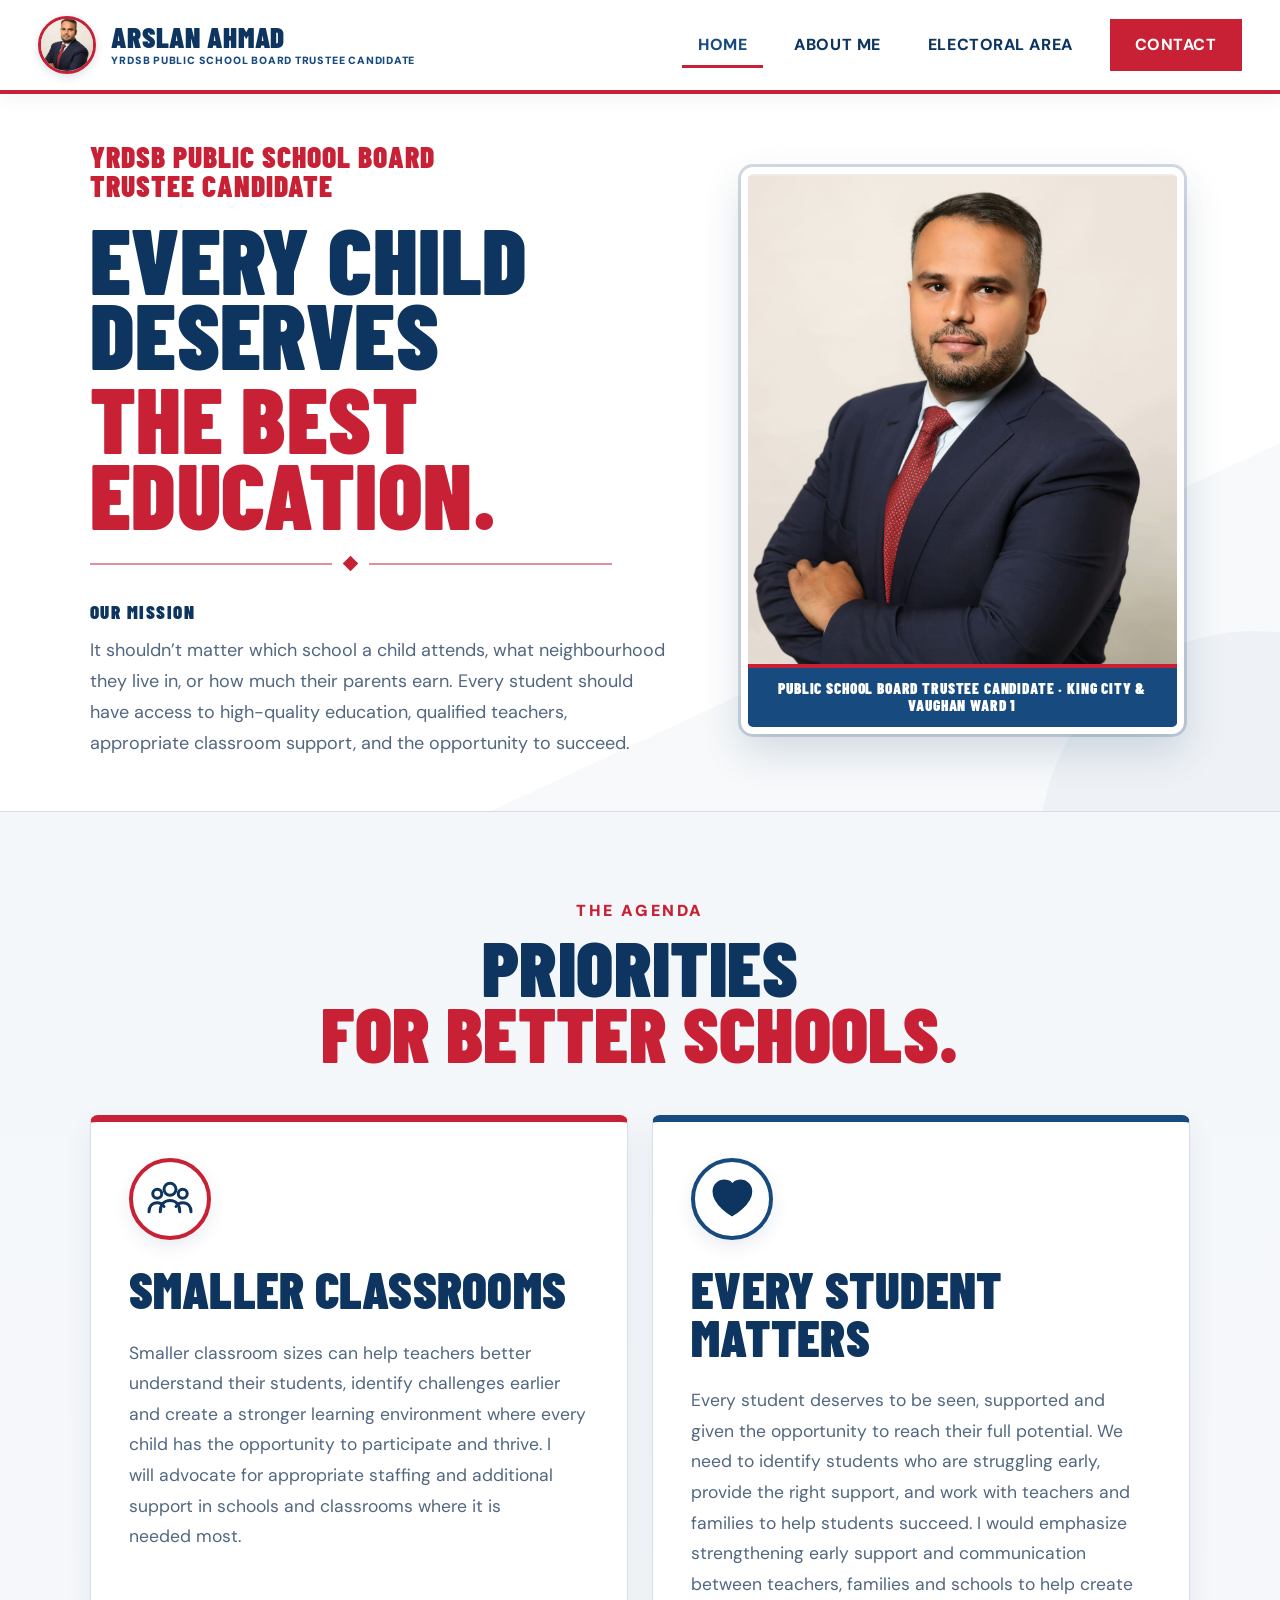
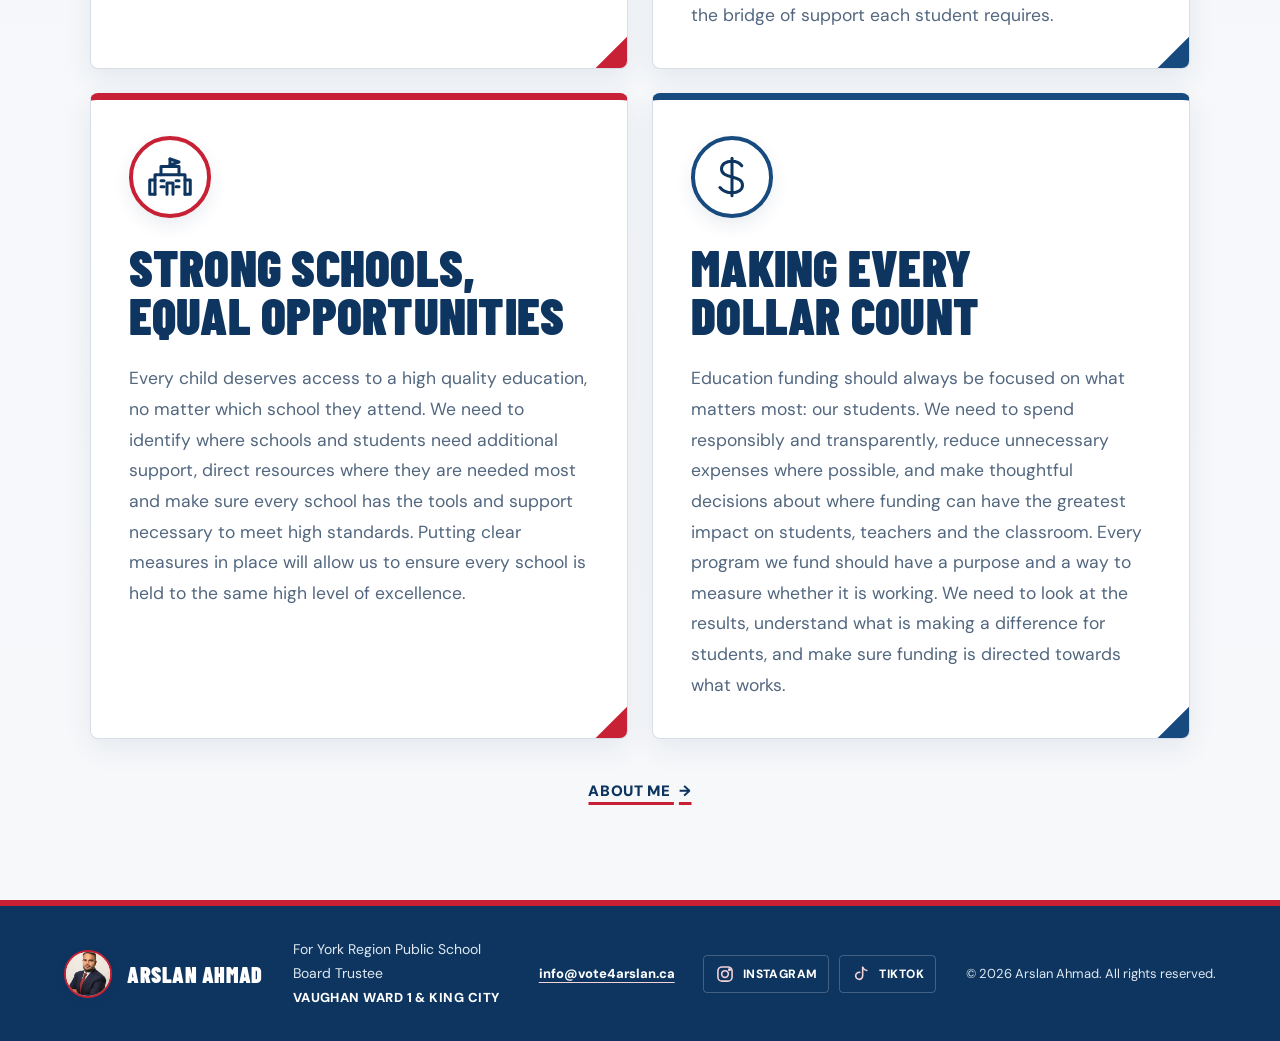
<file: index.html>
<!doctype html>
<html lang="en">

<head>
  <meta charset="UTF-8" />

  <meta
    name="viewport"
    content="width=device-width, initial-scale=1.0"
  />

  <meta
    name="description"
    content="Arslan Ahmad for YRDSB Public School Board Trustee — Every child deserves the best education."
  />

  <title>Arslan Ahmad | YRDSB Public School Board Trustee Candidate</title>

  <link rel="preconnect" href="https://fonts.googleapis.com" />
  <link rel="preconnect" href="https://fonts.gstatic.com" crossorigin />

  <link
    href="https://fonts.googleapis.com/css2?family=Barlow+Condensed:wght@600;700;800;900&family=DM+Sans:wght@400;500;600;700;800&display=swap"
    rel="stylesheet"
  />

  <link
    rel="stylesheet"
    href="styles.css?v=20260831-1"
  />

  <link
    rel="stylesheet"
    href="home.css?v=20260825-1"
  />
</head>


<body>

  <!-- =========================
       HEADER
       ========================= -->

  <header class="site-header">

    <a
      class="brand"
      href="index.html"
      aria-label="Arslan Ahmad home"
    >

      <img
        class="brand-photo"
        src="arslan-ahmad.jpg"
        alt=""
        aria-hidden="true"
      />

      <span class="brand-copy">

        <strong>
          Arslan Ahmad
        </strong>

        <small>
          YRDSB Public School Board Trustee Candidate
        </small>

      </span>

    </a>


    <button
      class="menu-toggle"
      aria-label="Open navigation"
      aria-expanded="false"
      type="button"
    >
      <i></i>
      <i></i>
    </button>


    <nav aria-label="Main navigation">

      <a
        href="index.html"
        aria-current="page"
      >
        Home
      </a>

      <a href="about.html">
        About Me
      </a>

      <a href="electoral-area.html">
        Electoral Area
      </a>

      <a
        class="nav-cta"
        href="contact.html"
      >
        Contact
      </a>

    </nav>

  </header>



  <main>

    <!-- =========================
         HERO
         ========================= -->

    <section
      class="home-hero"
      aria-labelledby="home-title"
    >

      <div class="hero-copy">

        <p class="hero-candidate-label">
          YRDSB PUBLIC SCHOOL BOARD TRUSTEE CANDIDATE
        </p>


        <h1 id="home-title">

          <span class="headline-blue">
            EVERY CHILD DESERVES
          </span>

          <span class="headline-red">
            THE BEST EDUCATION.
          </span>

        </h1>


        <div
          class="hero-accent"
          aria-hidden="true"
        >
          <span></span>
          <i></i>
          <span></span>
        </div>


        <div class="hero-mission">

          <p class="mission-label">
            OUR MISSION
          </p>

          <p>
            It shouldn’t matter which school a child attends,
            what neighbourhood they live in, or how much their
            parents earn. Every student should have access to
            high-quality education, qualified teachers,
            appropriate classroom support, and the opportunity
            to succeed.
          </p>

        </div>

      </div>



      <div class="hero-photo-column">

        <div class="hero-photo-wrap">

          <img
            class="hero-photo"
            src="arslan-ahmad.jpg"
            alt="Arslan Ahmad, YRDSB Public School Board Trustee Candidate"
          />

          <div class="hero-location">
            PUBLIC SCHOOL BOARD TRUSTEE CANDIDATE · KING CITY &amp; VAUGHAN WARD 1
          </div>

        </div>

      </div>

    </section>



    <!-- =========================
         PRIORITIES
         ========================= -->

    <section
      class="home-priorities"
      id="priorities"
      aria-labelledby="priorities-title"
    >

      <header class="priority-heading">

        <p class="eyebrow">
          THE AGENDA
        </p>

        <h2 id="priorities-title">

          PRIORITIES

          <span>
            FOR BETTER SCHOOLS.
          </span>

        </h2>

      </header>



      <div class="priority-grid">


        <!-- PRIORITY 1 -->

        <article class="priority-card">

          <div
            class="priority-icon"
            aria-hidden="true"
          >

            <svg viewBox="0 0 64 64">
              <circle cx="32" cy="19" r="8"></circle>
              <circle cx="15" cy="25" r="6"></circle>
              <circle cx="49" cy="25" r="6"></circle>

              <path d="M19 49c0-9 5-15 13-15s13 6 13 15"></path>
              <path d="M4 49c0-7 4-12 11-12 4 0 7 2 9 5"></path>
              <path d="M60 49c0-7-4-12-11-12-4 0-7 2-9 5"></path>
            </svg>

          </div>


          <h3>
            Smaller classrooms
          </h3>

          <p>
            Smaller classroom sizes can help teachers better
            understand their students, identify challenges earlier
            and create a stronger learning environment where every
            child has the opportunity to participate and thrive.
            I will advocate for appropriate staffing and additional
            support in schools and classrooms where it is needed most.
          </p>

        </article>



        <!-- PRIORITY 2 -->

        <article class="priority-card">

          <div
            class="priority-icon"
            aria-hidden="true"
          >

            <svg viewBox="0 0 64 64">
              <path
                d="M32 53S8 39 8 22c0-8 6-14 14-14 5 0 9 3 10 7 2-4 6-7 11-7 8 0 14 6 14 14 0 17-25 31-25 31Z"
              ></path>
            </svg>

          </div>


          <h3>
            Every student matters
          </h3>

          <p>
            Every student deserves to be seen, supported and given
            the opportunity to reach their full potential. We need
            to identify students who are struggling early, provide
            the right support, and work with teachers and families
            to help students succeed. I would emphasize strengthening
            early support and communication between teachers, families
            and schools to help create the bridge of support each
            student requires.
          </p>

        </article>



        <!-- PRIORITY 3 -->

        <article class="priority-card">

          <div
            class="priority-icon"
            aria-hidden="true"
          >

            <svg viewBox="0 0 64 64">
              <path d="M12 55V29h40v26"></path>
              <path d="M20 29V18h24v11"></path>
              <path d="M28 55V40h8v15"></path>
              <path d="M12 36H5v19h7"></path>
              <path d="M52 36h7v19h-7"></path>
              <path d="M32 18V8"></path>
              <path d="M32 8l12 4-12 4"></path>
              <path d="M20 37h4"></path>
              <path d="M40 37h4"></path>
              <path d="M20 45h4"></path>
              <path d="M40 45h4"></path>
            </svg>

          </div>


          <h3>
            Strong schools,<br />
            equal opportunities
          </h3>

          <p>
            Every child deserves access to a high quality education,
            no matter which school they attend. We need to identify
            where schools and students need additional support,
            direct resources where they are needed most and make
            sure every school has the tools and support necessary
            to meet high standards. Putting clear measures in place
            will allow us to ensure every school is held to the same
            high level of excellence.
          </p>

        </article>



        <!-- PRIORITY 4 -->

        <article class="priority-card">

          <div
            class="priority-icon"
            aria-hidden="true"
          >

            <svg viewBox="0 0 64 64">

              <path d="M32 7v50"></path>

              <path
                d="M45 17c-3-4-7-6-13-6-8 0-14 4-14 10 0 7 6 9 14 11 8 2 14 4 14 11 0 6-6 10-14 10-7 0-12-2-16-7"
              ></path>

            </svg>

          </div>


          <h3>
            Making every<br />
            dollar count
          </h3>

          <p>
            Education funding should always be focused on what
            matters most: our students. We need to spend responsibly
            and transparently, reduce unnecessary expenses where
            possible, and make thoughtful decisions about where
            funding can have the greatest impact on students,
            teachers and the classroom. Every program we fund
            should have a purpose and a way to measure whether it
            is working. We need to look at the results, understand
            what is making a difference for students, and make sure
            funding is directed towards what works.
          </p>

        </article>

      </div>



      <a
        class="priority-more"
        href="about.html"
      >
        About Me
        <span>→</span>
      </a>

    </section>

  </main>



  <!-- =========================
       FOOTER
       ========================= -->

  <footer>

    <a
      class="brand"
      href="index.html"
    >

      <img
        class="brand-photo"
        src="arslan-ahmad.jpg"
        alt=""
        aria-hidden="true"
      />

      <span class="brand-copy">

        <strong>
          Arslan Ahmad
        </strong>

      </span>

    </a>


    <div class="footer-meta">

      <div class="footer-office">

        <p>
          For York Region Public School Board Trustee
        </p>

        <p>
          Vaughan Ward 1 &amp; King City
        </p>

      </div>

      <a href="mailto:info@vote4arslan.ca">
        info@vote4arslan.ca
      </a>


      <div
        class="footer-socials"
        aria-label="Campaign social media"
      >

        <a
          class="footer-social-link"
          href="https://www.instagram.com/arslan4trustee/"
          target="_blank"
          rel="noopener noreferrer"
          aria-label="Follow Arslan Ahmad on Instagram"
        >

          <span
            class="social-icon"
            aria-hidden="true"
          >
            <svg viewBox="0 0 24 24">
              <rect
                x="3.5"
                y="3.5"
                width="17"
                height="17"
                rx="5"
              ></rect>

              <circle
                cx="12"
                cy="12"
                r="4"
              ></circle>

              <circle
                cx="17.4"
                cy="6.7"
                r="1"
              ></circle>
            </svg>
          </span>

          <span>
            Instagram
          </span>

        </a>


        <a
          class="footer-social-link"
          href="https://www.tiktok.com/@arslan4trustee"
          target="_blank"
          rel="noopener noreferrer"
          aria-label="Follow Arslan Ahmad on TikTok"
        >

          <span
            class="social-icon"
            aria-hidden="true"
          >
            <svg viewBox="0 0 24 24">

              <path
                d="M14 4v10.2a4.2 4.2 0 1 1-3.5-4.14"
              ></path>

              <path
                d="M14 4c1.15 2.2 2.75 3.45 5 3.75"
              ></path>

            </svg>
          </span>

          <span>
            TikTok
          </span>

        </a>

      </div>

    </div>


    <p class="footer-copy">
      © <span id="year"></span>
      Arslan Ahmad. All rights reserved.
    </p>

  </footer>


  <script src="script.js?v=20260825-1"></script>

</body>

</html>
</file>
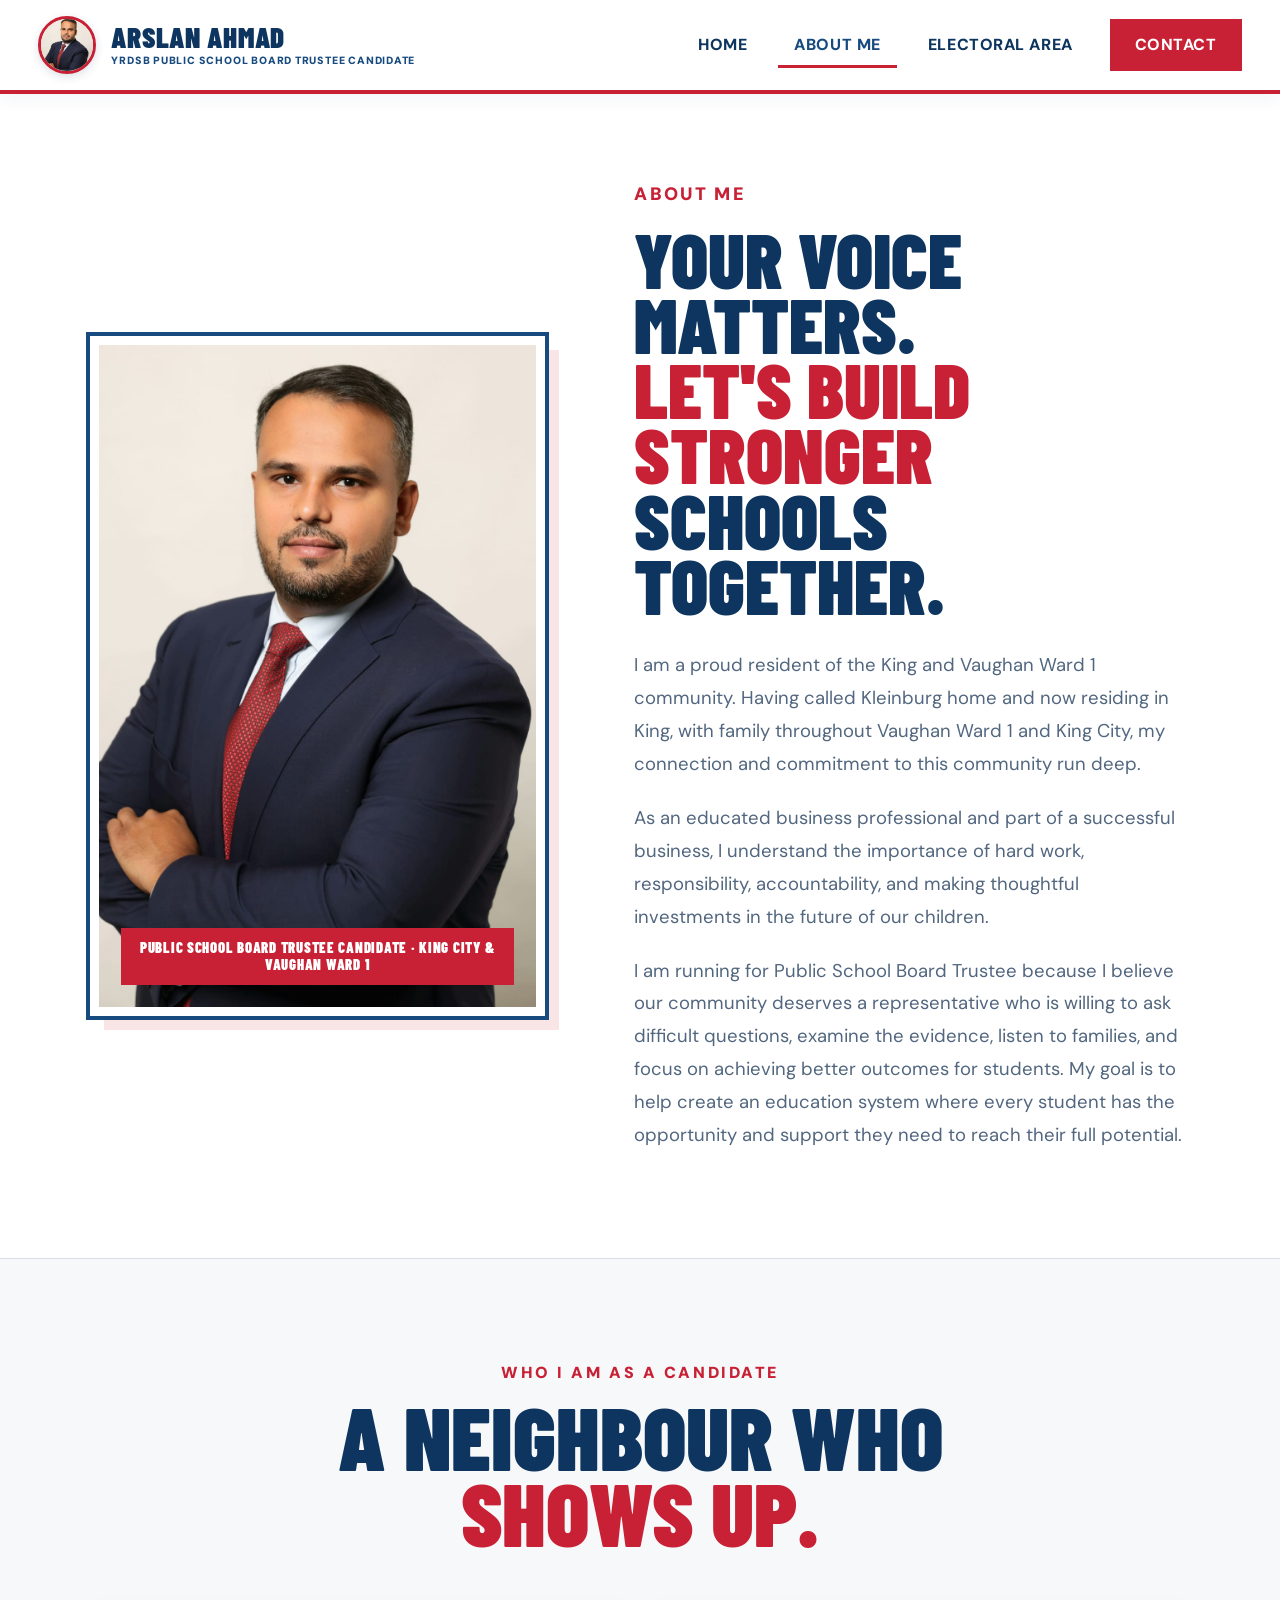
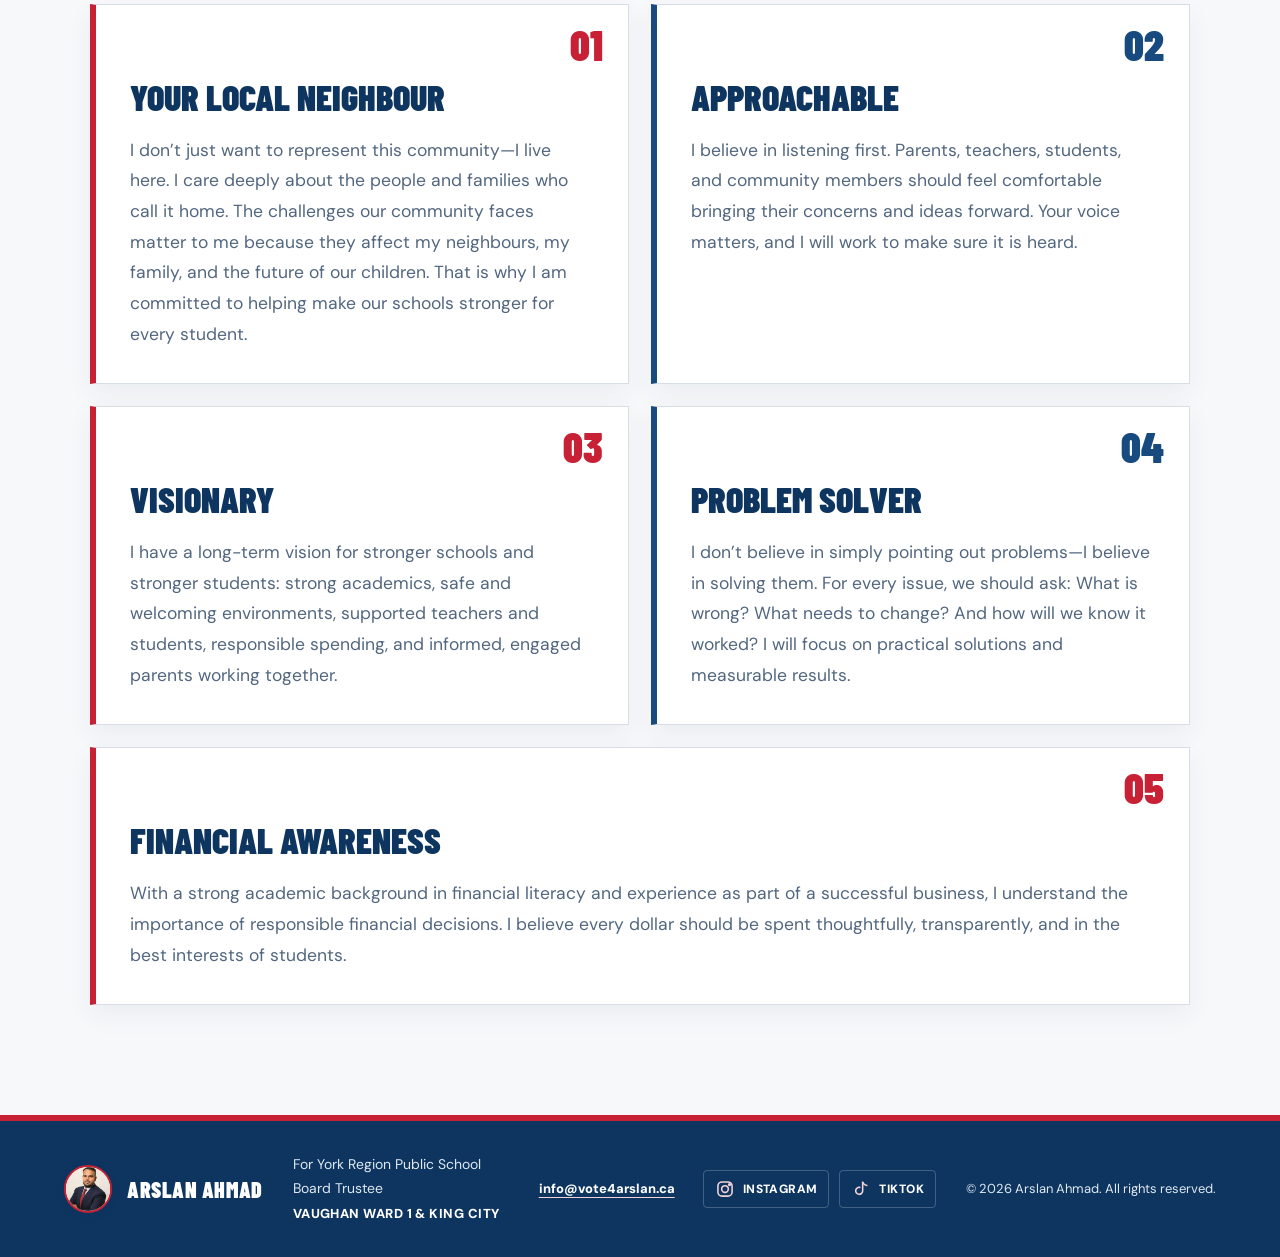
<file: about.html>
<!doctype html>
<html lang="en">

<head>
  <meta charset="UTF-8" />

  <meta
    name="viewport"
    content="width=device-width, initial-scale=1.0"
  />

  <meta
    name="description"
    content="Learn more about Arslan Ahmad, YRDSB Public School Board Trustee Candidate."
  />

  <title>About Me | Arslan Ahmad</title>

  <link rel="preconnect" href="https://fonts.googleapis.com" />
  <link rel="preconnect" href="https://fonts.gstatic.com" crossorigin />

  <link
    href="https://fonts.googleapis.com/css2?family=Barlow+Condensed:wght@600;700;800;900&family=DM+Sans:wght@400;500;600;700;800&display=swap"
    rel="stylesheet"
  />

  <link
    rel="stylesheet"
    href="styles.css?v=20260831-1"
  />

  <link
    rel="stylesheet"
    href="about.css?v=20260825-1"
  />
</head>


<body>

  <!-- =========================
       HEADER
       ========================= -->

  <header class="site-header">

    <a
      class="brand"
      href="index.html"
      aria-label="Arslan Ahmad home"
    >

      <img
        class="brand-photo"
        src="arslan-ahmad.jpg"
        alt=""
        aria-hidden="true"
      />

      <span class="brand-copy">

        <strong>
          Arslan Ahmad
        </strong>

        <small>
          YRDSB Public School Board Trustee Candidate
        </small>

      </span>

    </a>


    <button
      class="menu-toggle"
      aria-label="Open navigation"
      aria-expanded="false"
      type="button"
    >
      <i></i>
      <i></i>
    </button>


    <nav aria-label="Main navigation">

      <a href="index.html">
        Home
      </a>

      <a
        href="about.html"
        aria-current="page"
      >
        About Me
      </a>

      <a href="electoral-area.html">
        Electoral Area
      </a>

      <a
        class="nav-cta"
        href="contact.html"
      >
        Contact
      </a>

    </nav>

  </header>



  <main class="about-page">

    <!-- =========================
         ABOUT HERO
         ========================= -->

    <section
      class="about-hero"
      aria-labelledby="about-title"
    >

      <div class="about-photo-wrap">

        <img
          src="arslan-ahmad.jpg"
          alt="Arslan Ahmad"
          class="about-photo"
        />

        <div class="about-location">
          PUBLIC SCHOOL BOARD TRUSTEE CANDIDATE · KING CITY &amp; VAUGHAN WARD 1
        </div>

      </div>



      <div class="about-copy">

        <p class="eyebrow">
          ABOUT ME
        </p>


        <h1 id="about-title">

          YOUR VOICE MATTERS.

          <span>
            LET'S BUILD STRONGER
          </span>

          SCHOOLS TOGETHER.

        </h1>


        <p>
          I am a proud resident of the King and Vaughan Ward 1
          community. Having called Kleinburg home and now residing
          in King, with family throughout Vaughan Ward 1 and King City,
          my connection and commitment to this community run deep.
        </p>


        <p>
          As an educated business professional and part of a
          successful business, I understand the importance of hard work,
          responsibility, accountability, and making thoughtful
          investments in the future of our children.
        </p>


        <p>
          I am running for Public School Board Trustee because I believe
          our community deserves a representative who is willing to ask
          difficult questions, examine the evidence, listen to
          families, and focus on achieving better outcomes for
          students. My goal is to help create an education system
          where every student has the opportunity and support they
          need to reach their full potential.
        </p>

      </div>

    </section>



    <!-- =========================
         WHO I AM AS A CANDIDATE
         ========================= -->

    <section
      class="candidate-identity"
      aria-labelledby="candidate-identity-title"
    >

      <header class="identity-heading">

        <p class="eyebrow">
          WHO I AM AS A CANDIDATE
        </p>

        <h2 id="candidate-identity-title">

          A NEIGHBOUR WHO

          <span>
            SHOWS UP.
          </span>

        </h2>

      </header>



      <div class="identity-grid">


        <article class="identity-card">

          <span class="identity-number">
            01
          </span>

          <h3>
            Your local neighbour
          </h3>

          <p>
            I don’t just want to represent this community—I live
            here. I care deeply about the people and families who
            call it home. The challenges our community faces matter
            to me because they affect my neighbours, my family, and
            the future of our children. That is why I am committed
            to helping make our schools stronger for every student.
          </p>

        </article>



        <article class="identity-card">

          <span class="identity-number">
            02
          </span>

          <h3>
            Approachable
          </h3>

          <p>
            I believe in listening first. Parents, teachers,
            students, and community members should feel comfortable
            bringing their concerns and ideas forward. Your voice
            matters, and I will work to make sure it is heard.
          </p>

        </article>



        <article class="identity-card">

          <span class="identity-number">
            03
          </span>

          <h3>
            Visionary
          </h3>

          <p>
            I have a long-term vision for stronger schools and
            stronger students: strong academics, safe and welcoming
            environments, supported teachers and students,
            responsible spending, and informed, engaged parents
            working together.
          </p>

        </article>



        <article class="identity-card">

          <span class="identity-number">
            04
          </span>

          <h3>
            Problem solver
          </h3>

          <p>
            I don’t believe in simply pointing out problems—I
            believe in solving them. For every issue, we should
            ask: What is wrong? What needs to change? And how will
            we know it worked? I will focus on practical solutions
            and measurable results.
          </p>

        </article>



        <article class="identity-card identity-card-wide">

          <span class="identity-number">
            05
          </span>

          <h3>
            Financial awareness
          </h3>

          <p>
            With a strong academic background in financial literacy
            and experience as part of a successful business, I
            understand the importance of responsible financial
            decisions. I believe every dollar should be spent
            thoughtfully, transparently, and in the best interests
            of students.
          </p>

        </article>

      </div>

    </section>

  </main>



  <!-- =========================
       FOOTER
       ========================= -->

  <footer>

    <a
      class="brand"
      href="index.html"
    >

      <img
        class="brand-photo"
        src="arslan-ahmad.jpg"
        alt=""
        aria-hidden="true"
      />

      <span class="brand-copy">

        <strong>
          Arslan Ahmad
        </strong>

      </span>

    </a>


    <div class="footer-meta">

      <div class="footer-office">

        <p>
          For York Region Public School Board Trustee
        </p>

        <p>
          Vaughan Ward 1 &amp; King City
        </p>

      </div>

      <a href="mailto:info@vote4arslan.ca">
        info@vote4arslan.ca
      </a>


      <div
        class="footer-socials"
        aria-label="Campaign social media"
      >

        <a
          class="footer-social-link"
          href="https://www.instagram.com/arslan4trustee/"
          target="_blank"
          rel="noopener noreferrer"
          aria-label="Follow Arslan Ahmad on Instagram"
        >

          <span
            class="social-icon"
            aria-hidden="true"
          >
            <svg viewBox="0 0 24 24">

              <rect
                x="3.5"
                y="3.5"
                width="17"
                height="17"
                rx="5"
              ></rect>

              <circle
                cx="12"
                cy="12"
                r="4"
              ></circle>

              <circle
                cx="17.4"
                cy="6.7"
                r="1"
              ></circle>

            </svg>
          </span>

          <span>
            Instagram
          </span>

        </a>


        <a
          class="footer-social-link"
          href="https://www.tiktok.com/@arslan4trustee"
          target="_blank"
          rel="noopener noreferrer"
          aria-label="Follow Arslan Ahmad on TikTok"
        >

          <span
            class="social-icon"
            aria-hidden="true"
          >
            <svg viewBox="0 0 24 24">

              <path
                d="M14 4v10.2a4.2 4.2 0 1 1-3.5-4.14"
              ></path>

              <path
                d="M14 4c1.15 2.2 2.75 3.45 5 3.75"
              ></path>

            </svg>
          </span>

          <span>
            TikTok
          </span>

        </a>

      </div>

    </div>


    <p class="footer-copy">
      © <span id="year"></span>
      Arslan Ahmad. All rights reserved.
    </p>

  </footer>


  <script src="script.js?v=20260825-1"></script>

</body>

</html>
</file>
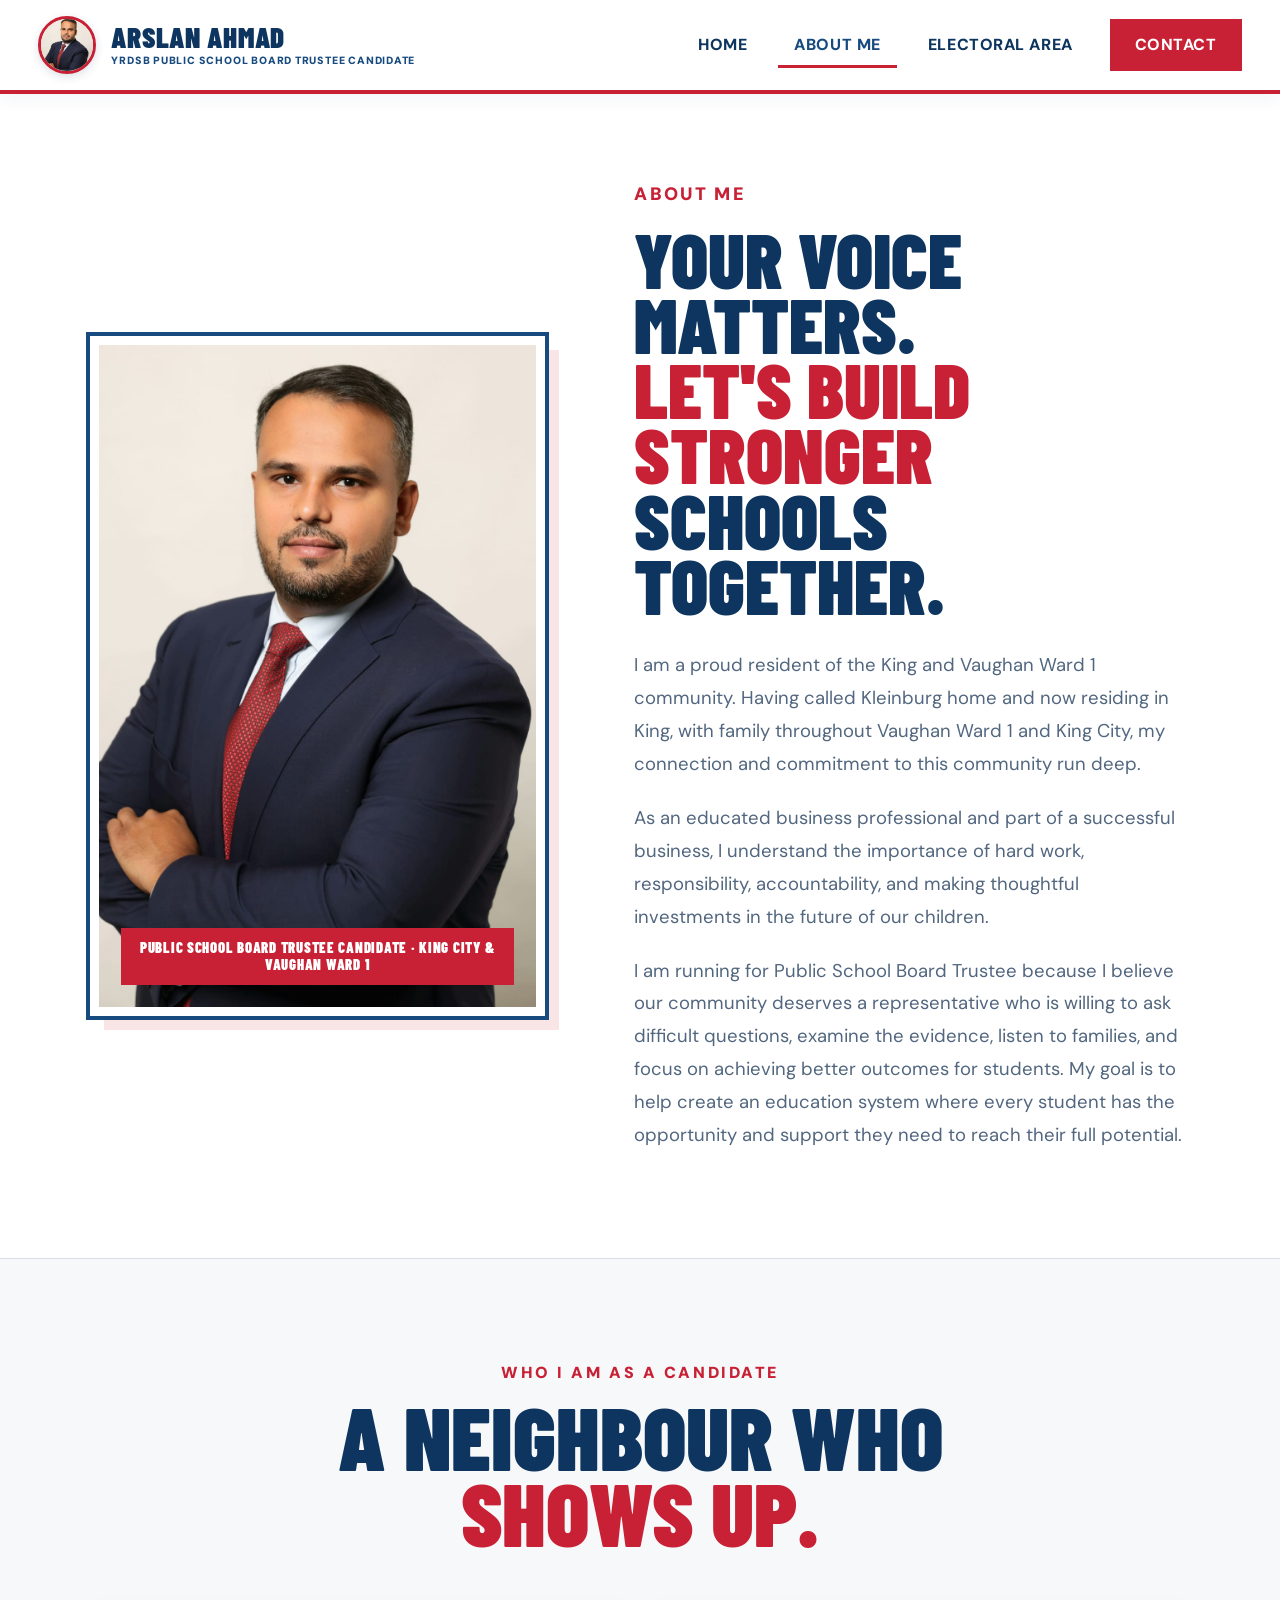
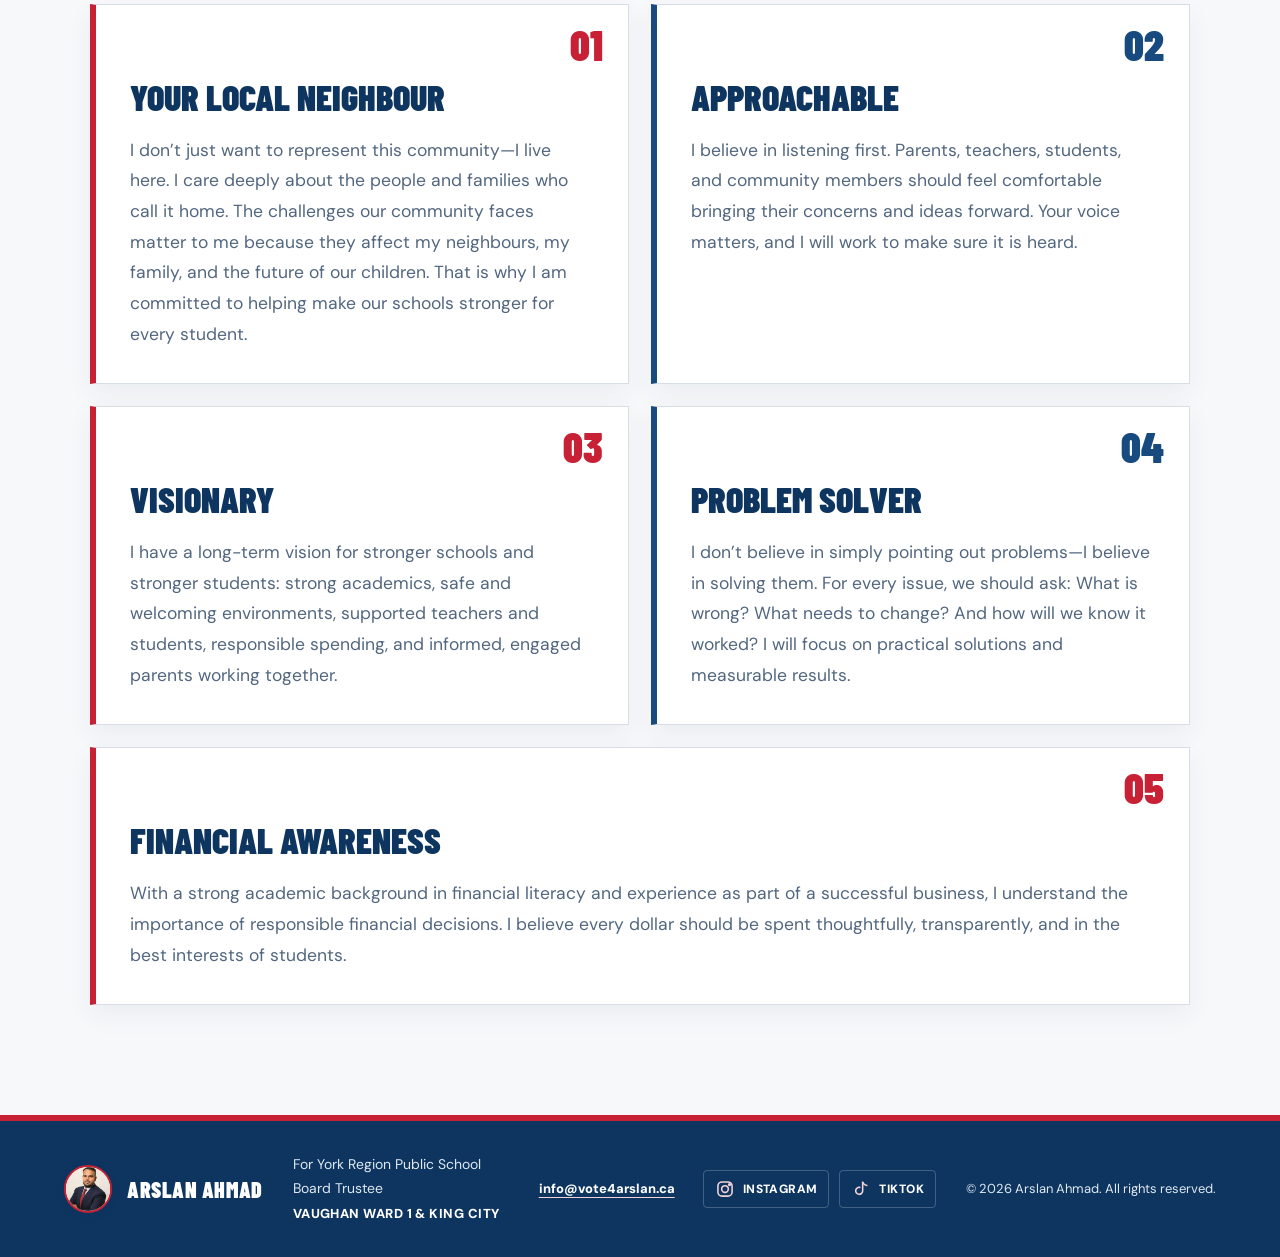
<file: candidate.html>
<!doctype html>
<html lang="en">

<head>
  <meta charset="UTF-8" />

  <meta
    name="viewport"
    content="width=device-width, initial-scale=1.0"
  />

  <meta
    http-equiv="refresh"
    content="0; url=about.html#priorities"
  />

  <title>Redirecting | Arslan Ahmad</title>

  <script>
    window.location.replace('about.html#priorities');
  </script>
</head>


<body>

  <p>
    Redirecting to
    <a href="about.html#priorities">
      What Arslan Stands For
    </a>.
  </p>

</body>

</html>
</file>
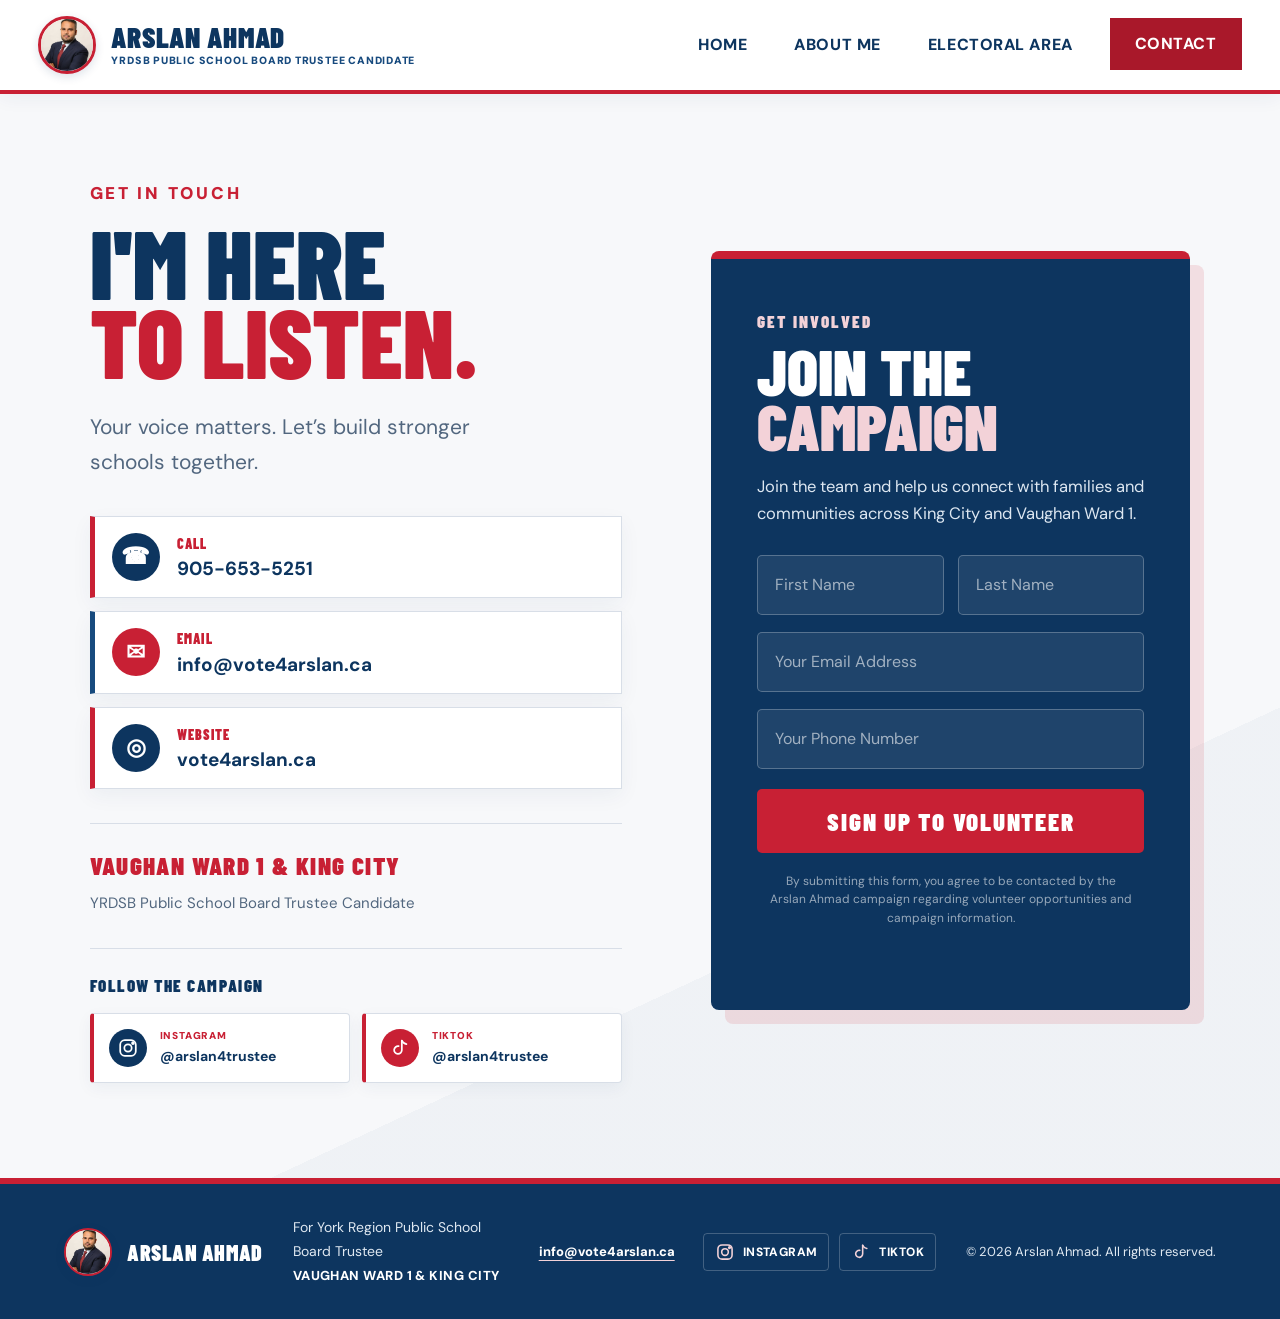
<file: contact.html>
<!doctype html>
<html lang="en">

<head>
  <meta charset="UTF-8" />

  <meta
    name="viewport"
    content="width=device-width, initial-scale=1.0"
  />

  <meta
    name="description"
    content="Contact Arslan Ahmad, YRDSB Public School Board Trustee Candidate."
  />

  <title>Contact | Arslan Ahmad</title>

  <link rel="preconnect" href="https://fonts.googleapis.com" />
  <link rel="preconnect" href="https://fonts.gstatic.com" crossorigin />

  <link
    href="https://fonts.googleapis.com/css2?family=Barlow+Condensed:wght@600;700;800;900&family=DM+Sans:wght@400;500;600;700;800&display=swap"
    rel="stylesheet"
  />

  <link
    rel="stylesheet"
    href="styles.css?v=20260831-1"
  />

  <link
    rel="stylesheet"
    href="contact.css?v=20260825-1"
  />
</head>


<body>

  <!-- =========================
       HEADER
       ========================= -->

  <header class="site-header">

    <a
      class="brand"
      href="index.html"
      aria-label="Arslan Ahmad home"
    >

      <img
        class="brand-photo"
        src="arslan-ahmad.jpg"
        alt=""
        aria-hidden="true"
      />

      <span class="brand-copy">

        <strong>
          Arslan Ahmad
        </strong>

        <small>
          YRDSB Public School Board Trustee Candidate
        </small>

      </span>

    </a>


    <button
      class="menu-toggle"
      aria-label="Open navigation"
      aria-expanded="false"
      type="button"
    >
      <i></i>
      <i></i>
    </button>


    <nav aria-label="Main navigation">

      <a href="index.html">
        Home
      </a>

      <a href="about.html">
        About Me
      </a>

      <a href="electoral-area.html">
        Electoral Area
      </a>

      <a
        class="nav-cta"
        href="contact.html"
        aria-current="page"
      >
        Contact
      </a>

    </nav>

  </header>



  <!-- =========================
       MAIN
       ========================= -->

  <main class="contact-page">

    <section
      class="contact-hero"
      aria-labelledby="contact-title"
    >


      <!-- =========================
           LEFT: CONTACT INFORMATION
           ========================= -->

      <div class="contact-copy">

        <p class="eyebrow">
          GET IN TOUCH
        </p>


        <h1 id="contact-title">

          I'M HERE

          <span>
            TO LISTEN.
          </span>

        </h1>


        <p class="contact-intro">
          Your voice matters. Let’s build stronger schools together.
        </p>



        <div class="contact-details">


          <!-- PHONE -->

          <a
            class="contact-detail"
            href="tel:9056535251"
          >

            <span
              class="contact-icon"
              aria-hidden="true"
            >
              ☎
            </span>

            <span class="contact-detail-copy">

              <small>
                CALL
              </small>

              <strong>
                905-653-5251
              </strong>

            </span>

          </a>



          <!-- EMAIL -->

          <a
            class="contact-detail"
            href="mailto:info@vote4arslan.ca"
          >

            <span
              class="contact-icon"
              aria-hidden="true"
            >
              ✉
            </span>

            <span class="contact-detail-copy">

              <small>
                EMAIL
              </small>

              <strong>
                info@vote4arslan.ca
              </strong>

            </span>

          </a>



          <!-- WEBSITE -->

          <a
            class="contact-detail"
            href="https://vote4arslan.ca"
          >

            <span
              class="contact-icon"
              aria-hidden="true"
            >
              ◎
            </span>

            <span class="contact-detail-copy">

              <small>
                WEBSITE
              </small>

              <strong>
                vote4arslan.ca
              </strong>

            </span>

          </a>

        </div>



        <div class="contact-location">

          <strong>
            VAUGHAN WARD 1 &amp; KING CITY
          </strong>

          <span>
            YRDSB Public School Board Trustee Candidate
          </span>

        </div>



        <!-- =========================
             SOCIAL MEDIA
             ========================= -->

        <div class="contact-social">

          <p class="contact-social-label">
            FOLLOW THE CAMPAIGN
          </p>

          <div class="contact-social-links">

            <a
              class="contact-social-link"
              href="https://www.instagram.com/arslan4trustee/"
              target="_blank"
              rel="noopener noreferrer"
              aria-label="Follow Arslan Ahmad on Instagram"
            >

              <span
                class="contact-social-icon"
                aria-hidden="true"
              >

                <svg viewBox="0 0 24 24">

                  <rect
                    x="3.5"
                    y="3.5"
                    width="17"
                    height="17"
                    rx="5"
                  ></rect>

                  <circle
                    cx="12"
                    cy="12"
                    r="4"
                  ></circle>

                  <circle
                    cx="17.4"
                    cy="6.7"
                    r="1"
                  ></circle>

                </svg>

              </span>


              <span class="contact-social-copy">

                <small>
                  INSTAGRAM
                </small>

                <strong>
                  @arslan4trustee
                </strong>

              </span>

            </a>



            <a
              class="contact-social-link"
              href="https://www.tiktok.com/@arslan4trustee"
              target="_blank"
              rel="noopener noreferrer"
              aria-label="Follow Arslan Ahmad on TikTok"
            >

              <span
                class="contact-social-icon"
                aria-hidden="true"
              >

                <svg viewBox="0 0 24 24">

                  <path
                    d="M14 4v10.2a4.2 4.2 0 1 1-3.5-4.14"
                  ></path>

                  <path
                    d="M14 4c1.15 2.2 2.75 3.45 5 3.75"
                  ></path>

                </svg>

              </span>


              <span class="contact-social-copy">

                <small>
                  TIKTOK
                </small>

                <strong>
                  @arslan4trustee
                </strong>

              </span>

            </a>

          </div>

        </div>

      </div>



      <!-- =========================
           RIGHT: VOLUNTEER FORM
           ========================= -->

      <div class="volunteer-panel">

        <p class="volunteer-kicker">
          GET INVOLVED
        </p>


        <h2>

          JOIN THE

          <span>
            CAMPAIGN
          </span>

        </h2>


        <p class="volunteer-intro">
          Join the team and help us connect with families and
          communities across King City and Vaughan Ward 1.
        </p>



        <form
          id="signup-form"
          action="submit-volunteer.php"
          method="POST"
        >


          <!-- NAME -->

          <div class="name-row">

            <div class="form-field">

              <label for="first-name">
                First name
              </label>

              <input
                id="first-name"
                name="firstName"
                type="text"
                autocomplete="given-name"
                placeholder="First Name"
                maxlength="80"
                required
              />

            </div>


            <div class="form-field">

              <label for="last-name">
                Last name
              </label>

              <input
                id="last-name"
                name="lastName"
                type="text"
                autocomplete="family-name"
                placeholder="Last Name"
                maxlength="80"
                required
              />

            </div>

          </div>



          <!-- EMAIL -->

          <div class="form-field">

            <label for="email">
              Email address
            </label>

            <input
              id="email"
              name="email"
              type="email"
              autocomplete="email"
              placeholder="Your Email Address"
              maxlength="150"
              required
            />

          </div>



          <!-- PHONE -->

          <div class="form-field">

            <label for="phone">
              Phone number
            </label>

            <input
              id="phone"
              name="phone"
              type="tel"
              autocomplete="tel"
              placeholder="Your Phone Number"
              maxlength="40"
            />

          </div>



          <!-- SPAM PROTECTION -->

          <div
            class="website-field"
            aria-hidden="true"
          >

            <label for="website">
              Website
            </label>

            <input
              id="website"
              name="website"
              type="text"
              tabindex="-1"
              autocomplete="off"
            />

          </div>



          <!-- SUBMIT -->

          <button
            class="volunteer-button"
            type="submit"
          >
            SIGN UP TO VOLUNTEER
          </button>



          <p class="form-disclaimer">
            By submitting this form, you agree to be contacted by
            the Arslan Ahmad campaign regarding volunteer
            opportunities and campaign information.
          </p>



          <p
            class="form-message"
            aria-live="polite"
          ></p>

        </form>

      </div>

    </section>

  </main>



  <!-- =========================
       FOOTER
       ========================= -->

  <footer>

    <a
      class="brand"
      href="index.html"
    >

      <img
        class="brand-photo"
        src="arslan-ahmad.jpg"
        alt=""
        aria-hidden="true"
      />

      <span class="brand-copy">

        <strong>
          Arslan Ahmad
        </strong>

      </span>

    </a>


    <div class="footer-meta">

      <div class="footer-office">

        <p>
          For York Region Public School Board Trustee
        </p>

        <p>
          Vaughan Ward 1 &amp; King City
        </p>

      </div>


      <a href="mailto:info@vote4arslan.ca">
        info@vote4arslan.ca
      </a>


      <div
        class="footer-socials"
        aria-label="Campaign social media"
      >

        <a
          class="footer-social-link"
          href="https://www.instagram.com/arslan4trustee/"
          target="_blank"
          rel="noopener noreferrer"
          aria-label="Follow Arslan Ahmad on Instagram"
        >

          <span
            class="social-icon"
            aria-hidden="true"
          >

            <svg viewBox="0 0 24 24">

              <rect
                x="3.5"
                y="3.5"
                width="17"
                height="17"
                rx="5"
              ></rect>

              <circle
                cx="12"
                cy="12"
                r="4"
              ></circle>

              <circle
                cx="17.4"
                cy="6.7"
                r="1"
              ></circle>

            </svg>

          </span>

          <span>
            Instagram
          </span>

        </a>


        <a
          class="footer-social-link"
          href="https://www.tiktok.com/@arslan4trustee"
          target="_blank"
          rel="noopener noreferrer"
          aria-label="Follow Arslan Ahmad on TikTok"
        >

          <span
            class="social-icon"
            aria-hidden="true"
          >

            <svg viewBox="0 0 24 24">

              <path
                d="M14 4v10.2a4.2 4.2 0 1 1-3.5-4.14"
              ></path>

              <path
                d="M14 4c1.15 2.2 2.75 3.45 5 3.75"
              ></path>

            </svg>

          </span>

          <span>
            TikTok
          </span>

        </a>

      </div>

    </div>


    <p class="footer-copy">
      © <span id="year"></span>
      Arslan Ahmad. All rights reserved.
    </p>

  </footer>



  <script src="script.js?v=20260825-1"></script>

</body>

</html>
</file>
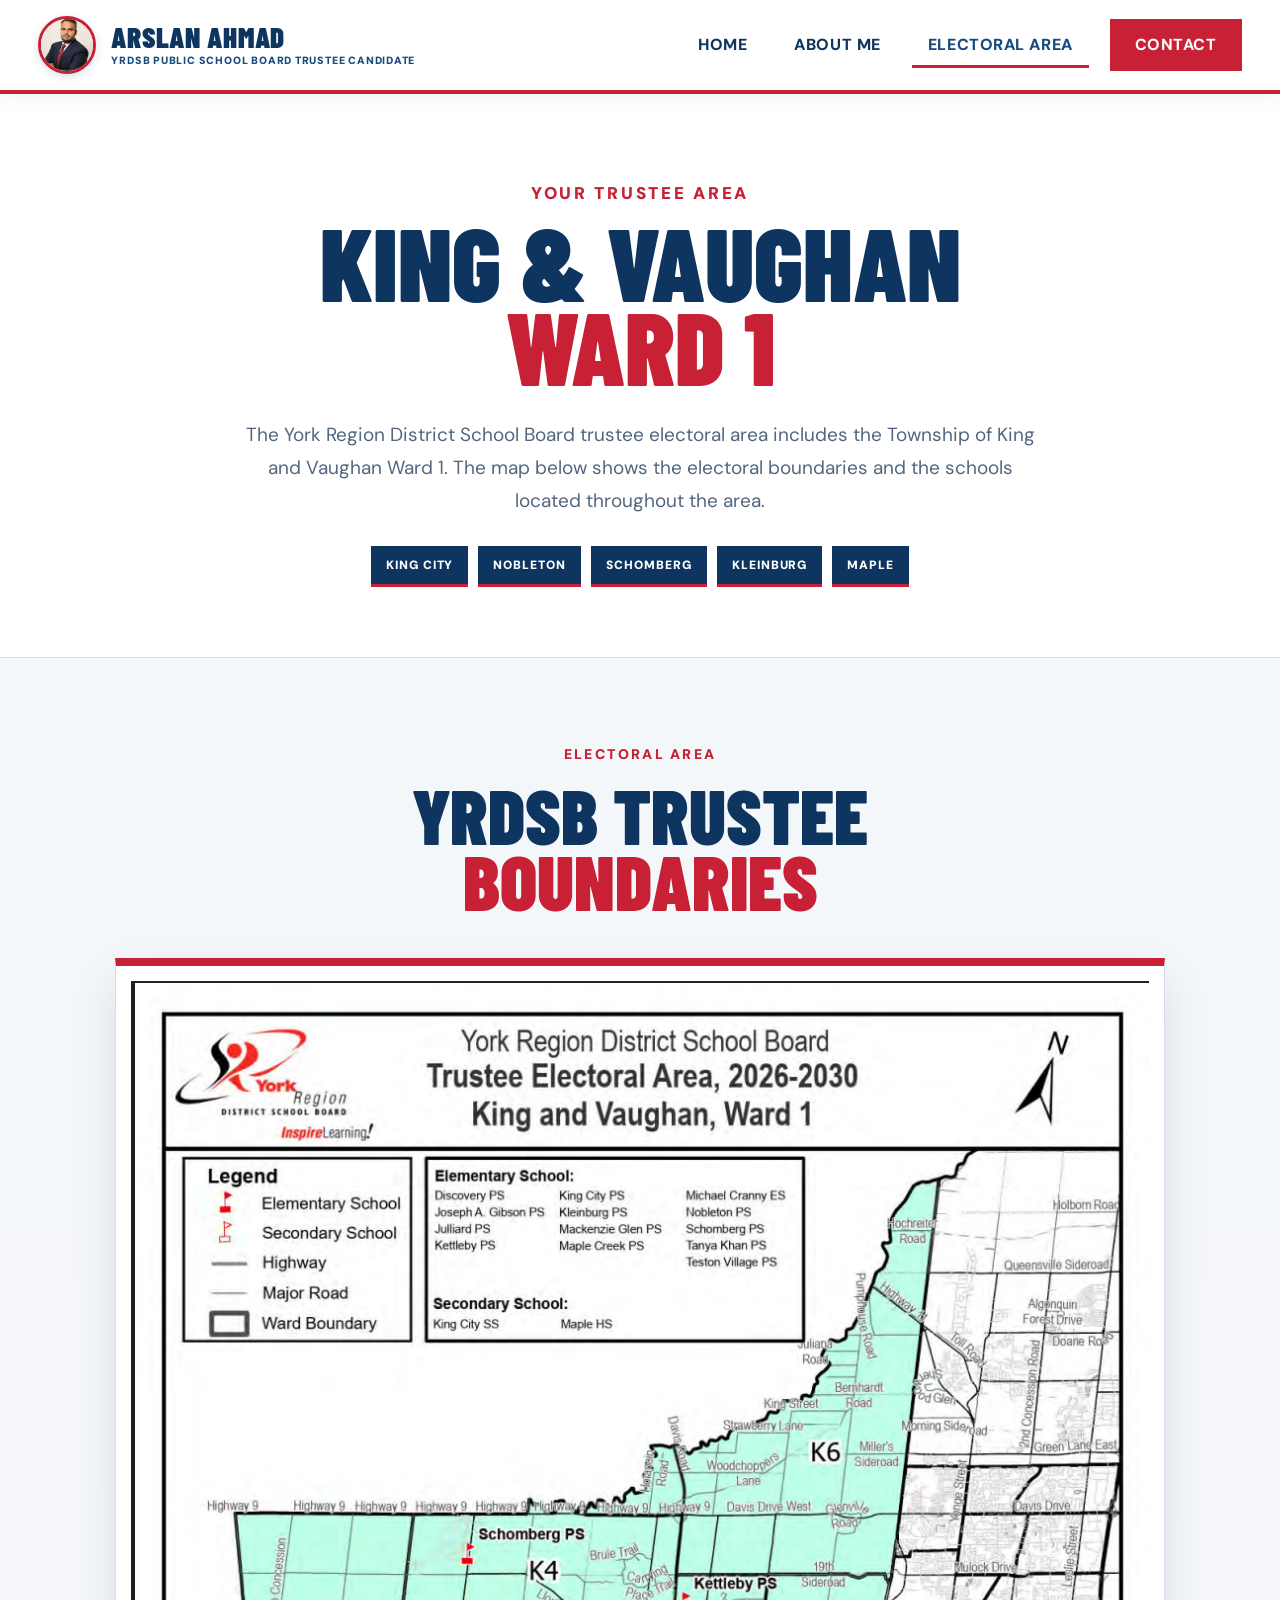
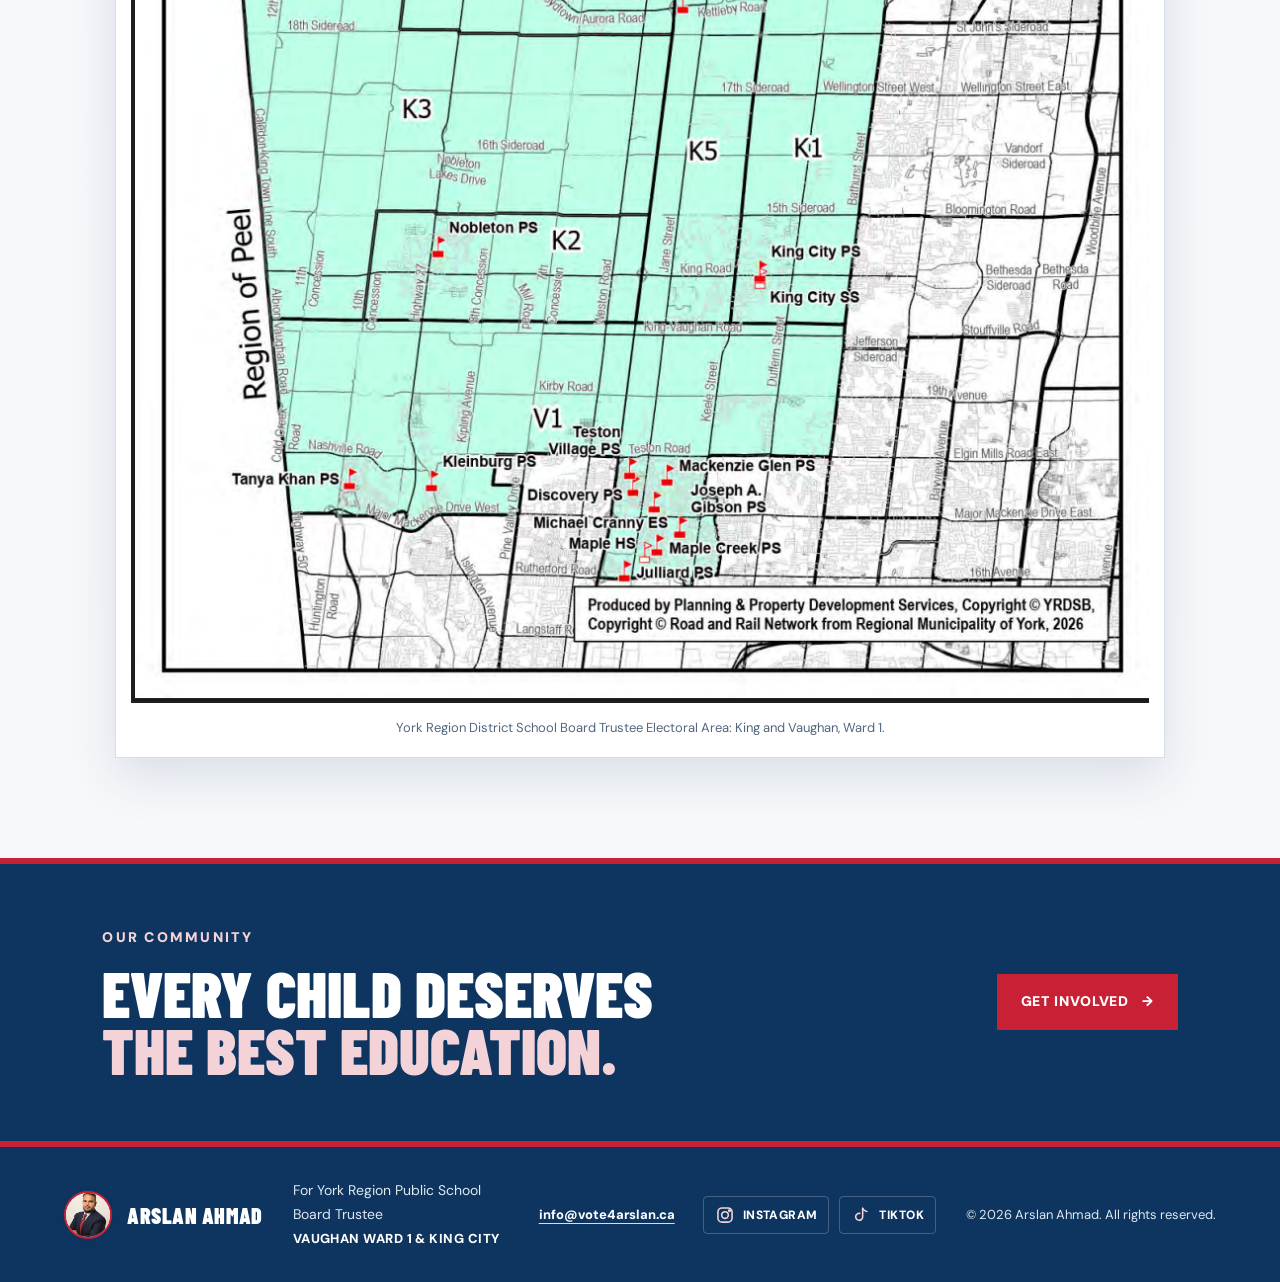
<file: electoral-area.html>
<!doctype html>
<html lang="en">

<head>
  <meta charset="UTF-8" />

  <meta
    name="viewport"
    content="width=device-width, initial-scale=1.0"
  />

  <meta
    name="description"
    content="View the YRDSB Public School Board Trustee electoral area for King and Vaughan Ward 1."
  />

  <title>Electoral Area | Arslan Ahmad</title>

  <link rel="preconnect" href="https://fonts.googleapis.com" />
  <link rel="preconnect" href="https://fonts.gstatic.com" crossorigin />

  <link
    href="https://fonts.googleapis.com/css2?family=Barlow+Condensed:wght@600;700;800;900&family=DM+Sans:wght@400;500;600;700;800&display=swap"
    rel="stylesheet"
  />

  <link
    rel="stylesheet"
    href="styles.css?v=20260831-1"
  />

  <link
    rel="stylesheet"
    href="electoral-area.css?v=20260825-1"
  />
</head>


<body>

  <!-- =========================
       HEADER
       ========================= -->

  <header class="site-header">

    <a
      class="brand"
      href="index.html"
      aria-label="Arslan Ahmad home"
    >

      <img
        class="brand-photo"
        src="arslan-ahmad.jpg"
        alt=""
        aria-hidden="true"
      />

      <span class="brand-copy">

        <strong>
          Arslan Ahmad
        </strong>

        <small>
          YRDSB Public School Board Trustee Candidate
        </small>

      </span>

    </a>


    <button
      class="menu-toggle"
      aria-label="Open navigation"
      aria-expanded="false"
      type="button"
    >
      <i></i>
      <i></i>
    </button>


    <nav aria-label="Main navigation">

      <a href="index.html">
        Home
      </a>

      <a href="about.html">
        About Me
      </a>

      <a
        href="electoral-area.html"
        aria-current="page"
      >
        Electoral Area
      </a>

      <a
        class="nav-cta"
        href="contact.html"
      >
        Contact
      </a>

    </nav>

  </header>



  <main class="electoral-page">


    <!-- =========================
         PAGE INTRO
         ========================= -->

    <section class="electoral-intro">

      <p class="eyebrow">
        YOUR TRUSTEE AREA
      </p>


      <h1>

        KING &amp; VAUGHAN

        <span>
          WARD 1
        </span>

      </h1>


      <p class="electoral-lead">
        The York Region District School Board trustee electoral
        area includes the Township of King and Vaughan Ward 1.
        The map below shows the electoral boundaries and the
        schools located throughout the area.
      </p>


      <div class="electoral-tags">

        <span>
          KING CITY
        </span>

        <span>
          NOBLETON
        </span>

        <span>
          SCHOMBERG
        </span>

        <span>
          KLEINBURG
        </span>

        <span>
          MAPLE
        </span>

      </div>

    </section>



    <!-- =========================
         MAP
         ========================= -->

    <section
      class="map-section"
      aria-labelledby="map-title"
    >

      <div class="map-heading">

        <p class="eyebrow">
          ELECTORAL AREA
        </p>

        <h2 id="map-title">
          YRDSB TRUSTEE
          <span>BOUNDARIES</span>
        </h2>

      </div>


      <figure class="electoral-map-card">

        <img
          src="electoral-area-map.png"
          alt="York Region District School Board Trustee Electoral Area map for King and Vaughan Ward 1"
        />

        <figcaption>
          York Region District School Board Trustee Electoral Area:
          King and Vaughan, Ward 1.
        </figcaption>

      </figure>

    </section>



    <!-- =========================
         CTA
         ========================= -->

    <section class="electoral-cta">

      <div>

        <p class="eyebrow">
          OUR COMMUNITY
        </p>

        <h2>
          EVERY CHILD DESERVES
          <span>THE BEST EDUCATION.</span>
        </h2>

      </div>


      <a
        class="button button-primary"
        href="contact.html"
      >
        Get Involved
        <span>→</span>
      </a>

    </section>

  </main>



  <!-- =========================
       FOOTER
       ========================= -->

  <footer>

    <a
      class="brand"
      href="index.html"
    >

      <img
        class="brand-photo"
        src="arslan-ahmad.jpg"
        alt=""
        aria-hidden="true"
      />

      <span class="brand-copy">

        <strong>
          Arslan Ahmad
        </strong>

      </span>

    </a>


    <div class="footer-meta">

      <div class="footer-office">

        <p>
          For York Region Public School Board Trustee
        </p>

        <p>
          Vaughan Ward 1 &amp; King City
        </p>

      </div>


      <a href="mailto:info@vote4arslan.ca">
        info@vote4arslan.ca
      </a>


      <div
        class="footer-socials"
        aria-label="Campaign social media"
      >

        <a
          class="footer-social-link"
          href="https://www.instagram.com/arslan4trustee/"
          target="_blank"
          rel="noopener noreferrer"
          aria-label="Follow Arslan Ahmad on Instagram"
        >

          <span
            class="social-icon"
            aria-hidden="true"
          >

            <svg viewBox="0 0 24 24">

              <rect
                x="3.5"
                y="3.5"
                width="17"
                height="17"
                rx="5"
              ></rect>

              <circle
                cx="12"
                cy="12"
                r="4"
              ></circle>

              <circle
                cx="17.4"
                cy="6.7"
                r="1"
              ></circle>

            </svg>

          </span>

          <span>
            Instagram
          </span>

        </a>


        <a
          class="footer-social-link"
          href="https://www.tiktok.com/@arslan4trustee"
          target="_blank"
          rel="noopener noreferrer"
          aria-label="Follow Arslan Ahmad on TikTok"
        >

          <span
            class="social-icon"
            aria-hidden="true"
          >

            <svg viewBox="0 0 24 24">

              <path
                d="M14 4v10.2a4.2 4.2 0 1 1-3.5-4.14"
              ></path>

              <path
                d="M14 4c1.15 2.2 2.75 3.45 5 3.75"
              ></path>

            </svg>

          </span>

          <span>
            TikTok
          </span>

        </a>

      </div>

    </div>


    <p class="footer-copy">
      © <span id="year"></span>
      Arslan Ahmad. All rights reserved.
    </p>

  </footer>


  <script src="script.js?v=20260825-1"></script>

</body>

</html>
</file>
<file: styles.css>
:root {
  --navy: #174A7E;
  --navy-deep: #0D355F;
  --navy-soft: #356A98;

  --red: #C82034;
  --red-dark: #A9182A;
  --red-soft: #F3D2D8;

  --white: #FFFFFF;
  --off-white: #F7F8FA;
  --ink: #172033;
  --muted: #52677F;
  --line: #D8DEE7;

  --focus: #F0B323;

  --shadow: 0 20px 50px rgba(13, 53, 95, 0.10);
}


/* =========================
   GLOBAL
   ========================= */

* {
  box-sizing: border-box;
}

html {
  scroll-behavior: smooth;
}

body {
  margin: 0;

  background: var(--off-white);
  color: var(--ink);

  font-family: 'DM Sans', sans-serif;

  font-size: 18px;
  line-height: 1.7;
}

img {
  display: block;
  max-width: 100%;
}

a,
button,
input {
  transition:
    color 0.18s ease,
    background-color 0.18s ease,
    border-color 0.18s ease,
    transform 0.18s ease,
    box-shadow 0.18s ease;
}

a:focus-visible,
button:focus-visible,
input:focus-visible {
  outline: 3px solid var(--focus);
  outline-offset: 4px;
}

::selection {
  background: var(--red-soft);
  color: var(--navy-deep);
}

h1,
h2,
h3 {
  font-family: 'Barlow Condensed', sans-serif;
  text-transform: uppercase;
}

p {
  text-wrap: pretty;
}

.eyebrow {
  margin: 0 0 14px;

  color: var(--red);

  font-size: 14px;
  font-weight: 900;

  letter-spacing: 0.16em;

  text-transform: uppercase;
}


/* =========================
   HEADER
   ========================= */

.site-header {
  position: relative;
  z-index: 50;

  min-height: 94px;

  display: flex;
  align-items: stretch;
  justify-content: space-between;

  background: var(--white);

  border-bottom: 4px solid var(--red);

  box-shadow:
    0
    4px
    18px
    rgba(13, 53, 95, 0.06);
}


/* =========================
   BRAND
   ========================= */

.brand {
  display: flex;
  align-items: center;

  gap: 15px;

  padding:
    15px
    max(3vw, 28px);

  color: var(--navy-deep);

  text-decoration: none;
  text-transform: uppercase;
}


/* Candidate photo replacing AA logo */

.brand-photo {
  width: 58px;
  height: 58px;

  flex: 0 0 auto;

  object-fit: cover;
  object-position: center 18%;

  border-radius: 50%;

  border: 3px solid var(--red);

  background: var(--white);

  box-shadow:
    0
    3px
    10px
    rgba(13, 53, 95, 0.14);
}


.brand-copy {
  display: grid;

  gap: 4px;

  line-height: 1;
}

.brand-copy strong {
  color: var(--navy-deep);

  font-family: 'Barlow Condensed', sans-serif;

  font-size: 29px;
  font-weight: 900;

  letter-spacing: 0.025em;
}

.brand-copy small {
  color: var(--navy);

  font-size: 10.5px;
  font-weight: 900;

  line-height: 1.2;

  letter-spacing: 0.075em;
}


/* =========================
   NAVIGATION
   ========================= */

.site-header nav {
  display: flex;
  align-items: center;

  gap: 15px;

  padding:
    0
    max(3vw, 28px);
}

.site-header nav a {
  padding:
    13px
    16px
    10px;

  color: var(--navy-deep);

  border-bottom:
    3px
    solid
    transparent;

  font-size: 16px;
  font-weight: 800;

  line-height: 1.2;

  letter-spacing: 0.035em;

  text-decoration: none;
  text-transform: uppercase;
}

.site-header nav a:hover,
.site-header nav a[aria-current="page"] {
  color: var(--navy);

  border-bottom-color: var(--red);
}

.site-header nav .nav-cta {
  margin-left: 6px;

  padding:
    14px
    23px;

  background: var(--red);
  color: var(--white);

  border:
    2px
    solid
    var(--red);
}

.site-header nav .nav-cta:hover,
.site-header nav .nav-cta[aria-current="page"] {
  background: var(--red-dark);
  color: var(--white);

  border-color: var(--red-dark);

  transform: translateY(-1px);
}


/* =========================
   MOBILE MENU
   ========================= */

.menu-toggle {
  display: none;

  align-self: center;

  margin-right: 22px;

  padding: 8px;

  background: transparent;

  border: 0;

  cursor: pointer;
}

.menu-toggle i {
  display: block;

  width: 30px;
  height: 3px;

  margin: 5px 0;

  background: var(--navy-deep);
}


/* =========================
   BUTTONS
   ========================= */

.button {
  display: inline-flex;
  align-items: center;
  justify-content: center;

  gap: 13px;

  min-height: 52px;

  padding:
    14px
    22px;

  border:
    2px
    solid
    transparent;

  font-family: 'DM Sans', sans-serif;

  font-size: 14px;
  font-weight: 900;

  letter-spacing: 0.05em;

  text-decoration: none;
  text-transform: uppercase;

  cursor: pointer;
}

.button-primary {
  background: var(--red);
  color: var(--white);

  border-color: var(--red);
}

.button-primary:hover {
  background: var(--red-dark);

  border-color: var(--red-dark);

  transform: translateY(-2px);
}

.button-light {
  background: var(--white);
  color: var(--navy-deep);

  border-color: var(--white);
}

.button-light:hover {
  background: var(--red-soft);

  border-color: var(--red-soft);

  transform: translateY(-2px);
}


/* =========================
   FOOTER
   ========================= */

footer {
  display: grid;

  grid-template-columns:
    auto
    1fr
    auto;

  align-items: center;

  gap: 30px;

  padding:
    32px
    max(5vw, 30px);

  background: var(--navy-deep);
  color: #DFE8F1;

  border-top:
    6px
    solid
    var(--red);

  font-size: 13px;
}

footer .brand {
  padding: 0;
}


/* Smaller photo in footer */

footer .brand-photo {
  width: 48px;
  height: 48px;

  border-width: 2px;
}

footer .brand-copy strong {
  color: var(--white);

  font-size: 22px;
}

footer .brand-copy small {
  display: none;
}


/* Footer information */

.footer-meta {
  display: flex;
  align-items: center;

  gap: 28px;
}


.footer-office {
  display: grid;

  gap: 2px;
}


.footer-office p {
  margin: 0;
}


.footer-office p:first-child {
  color: #DFE8F1;

  font-size: 14px;
}


.footer-office p:last-child {
  color: var(--white);

  font-size: 13px;
  font-weight: 800;

  letter-spacing: 0.035em;

  text-transform: uppercase;
}


footer p {
  margin: 0;
}

footer a:not(.brand) {
  color: var(--white);

  font-weight: 800;

  text-decoration-color: var(--red-soft);

  text-underline-offset: 4px;
}

footer a:not(.brand):hover {
  color: var(--red-soft);
}

.footer-copy {
  text-align: right;
}


/* =========================
   ACCESSIBILITY
   ========================= */

.sr-only {
  position: absolute;

  width: 1px;
  height: 1px;

  padding: 0;
  margin: -1px;

  overflow: hidden;

  clip: rect(0, 0, 0, 0);

  white-space: nowrap;

  border: 0;
}


/* =========================
   TABLET / MOBILE
   ========================= */

@media (max-width: 900px) {

  .site-header {
    min-height: 80px;
  }

  .brand {
    padding:
      12px
      20px;
  }

  .brand-photo {
    width: 49px;
    height: 49px;
  }

  .brand-copy strong {
    font-size: 24px;
  }

  .brand-copy small {
    display: none;
  }

  .menu-toggle {
    display: block;
  }

  .site-header nav {
    display: none;

    position: absolute;

    top: 80px;

    left: 0;
    right: 0;

    flex-direction: column;
    align-items: stretch;

    gap: 3px;

    padding: 22px;

    background: var(--white);

    border-bottom:
      5px
      solid
      var(--red);

    box-shadow: var(--shadow);
  }

  .site-header nav.open {
    display: flex;
  }

  .site-header nav a {
    padding:
      14px
      11px;

    font-size: 17px;

    border-bottom:
      1px
      solid
      var(--line);
  }

  .site-header nav .nav-cta {
    margin:
      8px
      0
      0;

    text-align: center;
  }

  footer {
    grid-template-columns: 1fr;

    gap: 18px;
  }

  .footer-meta {
    flex-wrap: wrap;

    gap: 18px;
  }

  .footer-copy {
    text-align: left;
  }
}


@media (max-width: 520px) {

  body {
    font-size: 17px;
  }

  .brand-copy strong {
    font-size: 21px;
  }

  footer {
    padding:
      27px
      22px;
  }
}


/* =========================
   SOCIAL MEDIA
   ========================= */

.social-icon,
.contact-social-icon {
  display: grid;
  place-items: center;

  flex: 0 0 auto;
}


.social-icon svg,
.contact-social-icon svg {
  width: 100%;
  height: 100%;

  fill: none;

  stroke: currentColor;
  stroke-width: 1.9;
  stroke-linecap: round;
  stroke-linejoin: round;
}


/* Footer social links */

.footer-socials {
  display: flex;
  align-items: center;

  gap: 10px;
}


.footer-social-link {
  display: inline-flex;
  align-items: center;

  gap: 8px;

  padding:
    8px
    11px;

  color: var(--white);

  border:
    1px
    solid
    rgba(255, 255, 255, 0.22);

  border-radius: 4px;

  font-size: 12px;
  font-weight: 800;

  line-height: 1;

  letter-spacing: 0.035em;

  text-decoration: none !important;

  text-transform: uppercase;
}


.footer-social-link .social-icon {
  width: 20px;
  height: 20px;

  color: var(--red-soft);
}


.footer-social-link:hover {
  background:
    rgba(255, 255, 255, 0.08);

  color: var(--white) !important;

  border-color: var(--red-soft);

  transform: translateY(-1px);
}


/* =========================
   CONTACT SOCIAL SECTION
   ========================= */

.contact-social {
  max-width: 600px;

  margin-top: 32px;

  padding-top: 22px;

  border-top:
    1px
    solid
    var(--line);
}


.contact-social-label {
  margin:
    0
    0
    13px;

  color: var(--navy-deep);

  font-family:
    'Barlow Condensed',
    sans-serif;

  font-size: 17px;
  font-weight: 900;

  letter-spacing: 0.09em;

  text-transform: uppercase;
}


.contact-social-links {
  display: grid;

  grid-template-columns:
    repeat(2, minmax(0, 1fr));

  gap: 12px;
}


.contact-social-link {
  display: flex;
  align-items: center;

  gap: 13px;

  min-width: 0;

  padding:
    13px
    15px;

  background: var(--white);

  color: var(--navy-deep);

  border:
    1px
    solid
    var(--line);

  border-left:
    4px
    solid
    var(--red);

  border-radius: 4px;

  box-shadow:
    0
    5px
    16px
    rgba(13, 53, 95, 0.05);

  text-decoration: none;
}


.contact-social-link:hover {
  border-color: var(--red);

  transform: translateY(-2px);

  box-shadow:
    0
    9px
    22px
    rgba(13, 53, 95, 0.09);
}


.contact-social-icon {
  width: 38px;
  height: 38px;

  padding: 8px;

  color: var(--white);

  background: var(--navy-deep);

  border-radius: 50%;
}


.contact-social-link:last-child
.contact-social-icon {
  background: var(--red);
}


.contact-social-copy {
  display: grid;

  min-width: 0;

  gap: 1px;
}


.contact-social-copy small {
  color: var(--red);

  font-size: 10px;
  font-weight: 900;

  letter-spacing: 0.08em;
}


.contact-social-copy strong {
  overflow-wrap: anywhere;

  color: var(--navy-deep);

  font-size: 14px;
}


/* =========================
   SOCIAL RESPONSIVE
   ========================= */

@media (max-width: 900px) {

  .footer-socials {
    flex-wrap: wrap;
  }

}


@media (max-width: 520px) {

  .contact-social-links {
    grid-template-columns: 1fr;
  }

  .footer-socials {
    width: 100%;
  }

  .footer-social-link {
    flex:
      1
      1
      auto;

    justify-content: center;
  }

}
</file>
<file: home.css>
/* =========================================================
   HOMEPAGE HERO
   ========================================================= */

.home-hero {
  position: relative;

  display: grid;

  grid-template-columns:
    minmax(0, 1.12fr)
    minmax(380px, 0.88fr);

  align-items: center;

  gap: clamp(40px, 5vw, 80px);

  padding:
    48px
    max(7vw, 48px)
    52px;

  overflow: hidden;

  background:
    linear-gradient(
      155deg,
      transparent 0%,
      transparent 72%,
      rgba(23, 74, 126, 0.035) 72%,
      rgba(23, 74, 126, 0.035) 100%
    ),
    var(--white);

  border-bottom:
    1px
    solid
    var(--line);
}


.home-hero::after {
  content: '';

  position: absolute;

  width: 430px;
  height: 430px;

  right: -190px;
  bottom: -250px;

  border-radius: 50%;

  background:
    rgba(23, 74, 126, 0.035);

  pointer-events: none;
}


/* =========================
   HERO COPY
   ========================= */

.hero-copy {
  position: relative;

  z-index: 2;

  width: 100%;
  max-width: 850px;
}


.hero-candidate-label {
  margin:
    0
    0
    20px;

  color: var(--red);

  font-family:
    'Barlow Condensed',
    sans-serif;

  font-size:
    clamp(25px, 2.3vw, 35px);

  font-weight: 900;

  line-height: 1;

  letter-spacing: 0.035em;

  text-transform: uppercase;
}


/* =========================
   MAIN SLOGAN
   ========================= */

.hero-copy h1 {
  margin: 0;

  font-family:
    'Barlow Condensed',
    sans-serif;

  font-size:
    clamp(72px, 7.2vw, 112px);

  font-weight: 900;

  line-height: 0.82;

  letter-spacing: 0.005em;

  text-transform: uppercase;
}


.hero-copy h1 span {
  display: block;
}


.headline-blue {
  color: var(--navy-deep);
}


.headline-red {
  margin-top: 8px;

  color: var(--red);
}


/* =========================
   ACCENT DIVIDER
   ========================= */

.hero-accent {
  display: flex;

  align-items: center;

  gap: 13px;

  width: min(590px, 90%);

  margin-top: 27px;
}


.hero-accent span {
  height: 2px;

  flex: 1;

  background: var(--red);

  opacity: 0.5;
}


.hero-accent i {
  width: 11px;
  height: 11px;

  flex: 0 0 auto;

  background: var(--red);

  transform: rotate(45deg);
}


/* =========================
   MISSION
   ========================= */

.hero-mission {
  max-width: 680px;

  margin-top: 27px;
}


.mission-label {
  margin:
    0
    0
    7px;

  color: var(--navy-deep);

  font-family:
    'Barlow Condensed',
    sans-serif;

  font-size: 19px;

  font-weight: 900;

  letter-spacing: 0.08em;

  text-transform: uppercase;
}


.hero-mission > p:last-child {
  margin: 0;

  color: var(--muted);

  font-size: 18px;

  line-height: 1.72;
}


/* =========================
   PHOTO
   ========================= */

.hero-photo-column {
  position: relative;

  z-index: 2;

  display: flex;

  align-items: center;
  justify-content: center;

  min-width: 0;
}


.hero-photo-wrap {
  position: relative;

  width: auto;

  height: min(63vh, 600px);

  aspect-ratio: 1249 / 1600;

  max-width: 100%;

  background: #F0EBE5;

  border:
    7px
    solid
    var(--white);

  border-radius: 12px;

  outline:
    3px
    solid
    rgba(13, 53, 95, 0.18);

  box-shadow:
    0
    17px
    40px
    rgba(13, 53, 95, 0.16);

  overflow: hidden;
}


.hero-photo {
  width: 100%;
  height: 100%;

  object-fit: contain;

  object-position: center;
}


/* Updated longer photo label */

.hero-location {
  position: absolute;

  left: 0;
  right: 0;
  bottom: 0;

  padding:
    12px
    14px;

  background: var(--navy);

  color: var(--white);

  font-family:
    'Barlow Condensed',
    sans-serif;

  font-size:
    clamp(13px, 1.2vw, 17px);

  font-weight: 900;

  line-height: 1.15;

  letter-spacing: 0.055em;

  text-align: center;

  text-transform: uppercase;

  border-top:
    4px
    solid
    var(--red);
}


/* =========================================================
   PRIORITIES
   ========================================================= */

.home-priorities {
  padding:
    85px
    max(7vw, 40px)
    95px;

  background:
    linear-gradient(
      to bottom,
      #F4F7FA,
      var(--off-white)
    );
}


/* =========================
   PRIORITY HEADING
   ========================= */

.priority-heading {
  width: min(950px, 100%);

  margin: 0 auto;

  text-align: center;
}


.priority-heading .eyebrow {
  margin-bottom: 10px;

  font-size: 16px;
}


.priority-heading h2 {
  margin: 0;

  color: var(--navy-deep);

  font-size:
    clamp(58px, 6vw, 88px);

  font-weight: 900;

  line-height: 0.85;

  letter-spacing: 0.005em;
}


.priority-heading h2 span {
  display: block;

  color: var(--red);
}


/* =========================================================
   PRIORITY GRID
   ========================================================= */

.priority-grid {
  display: grid;

  grid-template-columns:
    repeat(2, minmax(0, 1fr));

  gap: 24px;

  width: min(1220px, 100%);

  margin:
    50px
    auto
    0;
}


/* =========================
   PRIORITY CARD
   ========================= */

.priority-card {
  position: relative;

  min-height: 470px;

  padding:
    36px
    38px
    38px;

  overflow: hidden;

  background: var(--white);

  border:
    1px
    solid
    var(--line);

  border-top:
    7px
    solid
    var(--red);

  border-radius: 8px;

  box-shadow:
    0
    10px
    28px
    rgba(13, 53, 95, 0.075);
}


.priority-card:nth-child(even) {
  border-top-color: var(--navy);
}


/* =========================
   FLYER-STYLE ICONS
   ========================= */

.priority-icon {
  width: 82px;
  height: 82px;

  display: grid;

  place-items: center;

  margin-bottom: 25px;

  border-radius: 50%;

  background: var(--white);

  border:
    4px
    solid
    var(--red);

  color: var(--navy-deep);

  box-shadow:
    0
    7px
    18px
    rgba(13, 53, 95, 0.09);
}


.priority-card:nth-child(even)
.priority-icon {
  border-color: var(--navy);
}


.priority-icon svg {
  width: 48px;
  height: 48px;

  fill: none;

  stroke: currentColor;

  stroke-width: 4;

  stroke-linecap: round;

  stroke-linejoin: round;
}


.priority-card:nth-child(2)
.priority-icon svg {
  fill: var(--navy-deep);

  stroke: var(--navy-deep);
}


/* =========================
   CARD TITLES
   ========================= */

.priority-card h3 {
  margin: 0;

  color: var(--navy-deep);

  font-size:
    clamp(39px, 4vw, 53px);

  font-weight: 900;

  line-height: 0.93;

  letter-spacing: 0.005em;
}


/* =========================
   CARD TEXT
   ========================= */

.priority-card p {
  margin:
    25px
    0
    0;

  color: var(--muted);

  font-size: 17.5px;

  line-height: 1.75;
}


/* Decorative corner */

.priority-card::after {
  content: '';

  position: absolute;

  right: -27px;
  bottom: -27px;

  width: 50px;
  height: 50px;

  background: var(--red);

  transform: rotate(45deg);
}


.priority-card:nth-child(even)::after {
  background: var(--navy);
}


/* =========================
   MEET ARSLAN LINK
   ========================= */

.priority-more {
  display: block;

  width: max-content;
  max-width: 100%;

  margin:
    40px
    auto
    0;

  color: var(--navy-deep);

  font-size: 15px;

  font-weight: 900;

  letter-spacing: 0.04em;

  text-decoration: underline;

  text-decoration-color: var(--red);

  text-decoration-thickness: 3px;

  text-underline-offset: 6px;

  text-transform: uppercase;
}


.priority-more span {
  margin-left: 5px;
}


.priority-more:hover {
  color: var(--red);
}


/* =========================================================
   TABLET
   ========================================================= */

@media (max-width: 1050px) {

  .home-hero {
    grid-template-columns:
      minmax(0, 1fr)
      minmax(320px, 0.8fr);

    gap: 38px;

    padding-top: 55px;
    padding-bottom: 60px;
  }


  .hero-copy h1 {
    font-size:
      clamp(64px, 7vw, 90px);
  }


  .hero-candidate-label {
    font-size: 24px;
  }


  .hero-photo-wrap {
    height:
      min(58vh, 530px);
  }


  .priority-card {
    min-height: 0;
  }

}


/* =========================================================
   MOBILE
   ========================================================= */

@media (max-width: 760px) {

  .home-hero {
    grid-template-columns: 1fr;

    gap: 38px;

    padding:
      45px
      22px
      58px;
  }


  .hero-copy {
    max-width: none;
  }


  .hero-candidate-label {
    margin-bottom: 17px;

    font-size: 22px;
  }


  .hero-copy h1 {
    font-size:
      clamp(54px, 16vw, 73px);
  }


  .hero-accent {
    margin-top: 23px;
  }


  .hero-mission > p:last-child {
    font-size: 17px;
  }


  .hero-photo-wrap {
    width:
      min(100%, 430px);

    height: auto;

    aspect-ratio:
      1249 / 1600;
  }


  .hero-location {
    padding:
      10px
      9px;

    font-size: 12px;

    letter-spacing: 0.035em;
  }


  .home-priorities {
    padding:
      68px
      22px
      78px;
  }


  .priority-heading {
    text-align: left;
  }


  .priority-heading .eyebrow {
    font-size: 14px;
  }


  .priority-heading h2 {
    font-size: 57px;
  }


  .priority-grid {
    grid-template-columns: 1fr;

    margin-top: 38px;
  }


  .priority-card {
    min-height: 0;

    padding:
      30px
      25px
      30px;
  }


  .priority-icon {
    width: 72px;
    height: 72px;

    margin-bottom: 22px;
  }


  .priority-icon svg {
    width: 42px;
    height: 42px;
  }


  .priority-card h3 {
    font-size: 40px;
  }


  .priority-card p {
    font-size: 17px;
  }


  .priority-more {
    margin-left: 0;
  }

}


/* =========================================================
   SMALL PHONES
   ========================================================= */

@media (max-width: 430px) {

  .hero-candidate-label {
    font-size: 19px;
  }


  .hero-copy h1 {
    font-size: 51px;
  }


  .priority-heading h2 {
    font-size: 51px;
  }

}
</file>
<file: about.css>
/* =========================================================
   ABOUT HERO
   ========================================================= */

.about-hero {
  display: grid;

  grid-template-columns:
    minmax(400px, 0.9fr)
    minmax(0, 1.1fr);

  gap: 7vw;

  align-items: center;

  padding:
    85px
    max(7vw, 42px);

  background: var(--white);

  border-bottom:
    1px
    solid
    var(--line);
}


/* =========================
   PHOTO
   ========================= */

.about-photo-wrap {
  position: relative;

  width: min(600px, 100%);

  height: 680px;

  overflow: hidden;

  background: var(--off-white);

  border:
    9px
    solid
    var(--white);

  outline:
    4px
    solid
    var(--navy);

  box-shadow:
    14px
    14px
    0
    rgba(200, 32, 52, 0.12);
}


.about-photo {
  width: 100%;
  height: 100%;

  object-fit: cover;

  object-position: center 15%;
}


/* Updated longer image label */

.about-location {
  position: absolute;

  left: 22px;
  right: 22px;
  bottom: 22px;

  padding:
    11px
    14px;

  background: var(--red);

  color: var(--white);

  font-family:
    'Barlow Condensed',
    sans-serif;

  font-size:
    clamp(13px, 1.15vw, 16px);

  font-weight: 900;

  line-height: 1.2;

  letter-spacing: 0.05em;

  text-align: center;

  text-transform: uppercase;
}


/* =========================================================
   ABOUT COPY
   ========================================================= */

.about-copy {
  max-width: 760px;
}


.about-copy .eyebrow {
  margin-bottom: 16px;

  font-size: 18px;

  letter-spacing: 0.13em;
}


.about-copy h1 {
  margin:
    0
    0
    32px;

  color: var(--navy-deep);

  font-size:
    clamp(61px, 6vw, 92px);

  font-weight: 900;

  line-height: 0.85;
}


.about-copy h1 span {
  display: block;

  color: var(--red);
}


.about-copy > p:not(.eyebrow) {
  margin:
    0
    0
    21px;

  color: var(--muted);

  font-size: 18.5px;

  line-height: 1.78;
}


/* =========================================================
   WHO I AM AS A CANDIDATE
   ========================================================= */

.candidate-identity {
  padding:
    100px
    max(7vw, 40px)
    110px;

  background: var(--off-white);
}


.identity-heading {
  width: min(900px, 100%);

  margin: 0 auto;

  text-align: center;
}


.identity-heading .eyebrow {
  margin-bottom: 12px;

  font-size: 16px;
}


.identity-heading h2 {
  margin: 0;

  color: var(--navy-deep);

  font-size:
    clamp(62px, 7vw, 100px);

  font-weight: 900;

  line-height: 0.84;
}


.identity-heading h2 span {
  display: block;

  color: var(--red);
}


/* =========================
   CANDIDATE QUALITIES
   ========================= */

.identity-grid {
  display: grid;

  grid-template-columns:
    repeat(2, minmax(0, 1fr));

  gap: 22px;

  width: min(1150px, 100%);

  margin:
    55px
    auto
    0;
}


.identity-card {
  position: relative;

  padding:
    74px
    34px
    34px;

  background: var(--white);

  border:
    1px
    solid
    var(--line);

  border-left:
    6px
    solid
    var(--red);

  box-shadow:
    0
    10px
    25px
    rgba(13, 53, 95, 0.055);
}


.identity-card:nth-child(even) {
  border-left-color: var(--navy);
}


.identity-card-wide {
  grid-column:
    1
    /
    -1;
}


/* Number */

.identity-number {
  position: absolute;

  top: 22px;
  right: 25px;

  color: var(--red);

  font-family:
    'Barlow Condensed',
    sans-serif;

  font-size: 43px;

  font-weight: 900;

  line-height: 0.8;
}


.identity-card:nth-child(even)
.identity-number {
  color: var(--navy);
}


/* Heading */

.identity-card h3 {
  margin: 0;

  color: var(--navy-deep);

  font-size: 36px;

  font-weight: 900;

  line-height: 1;
}


/* Text */

.identity-card p {
  margin:
    20px
    0
    0;

  color: var(--muted);

  font-size: 17.5px;

  line-height: 1.75;
}


/* =========================================================
   TABLET
   ========================================================= */

@media (max-width: 950px) {

  .about-hero {
    grid-template-columns: 1fr;

    gap: 55px;
  }


  .about-photo-wrap {
    width:
      min(650px, 100%);

    margin:
      0
      auto;
  }


  .about-copy {
    max-width: 800px;
  }

}


/* =========================================================
   MOBILE
   ========================================================= */

@media (max-width: 680px) {

  .about-hero,
  .candidate-identity {
    padding-left: 22px;
    padding-right: 22px;
  }


  .about-hero {
    padding-top: 55px;

    padding-bottom: 65px;
  }


  .about-photo-wrap {
    height: 500px;
  }


  .about-location {
    left: 13px;
    right: 13px;
    bottom: 13px;

    padding:
      9px
      8px;

    font-size: 12px;

    letter-spacing: 0.025em;
  }


  .about-copy .eyebrow {
    font-size: 17px;
  }


  .about-copy h1 {
    font-size: 56px;
  }


  .about-copy > p:not(.eyebrow) {
    font-size: 17.5px;
  }


  .identity-heading {
    text-align: left;
  }


  .identity-heading h2 {
    font-size: 58px;
  }


  .identity-grid {
    grid-template-columns: 1fr;

    margin-top: 40px;
  }


  .identity-card-wide {
    grid-column: auto;
  }


  .identity-card {
    padding:
      72px
      25px
      29px;
  }


  .identity-card h3 {
    font-size: 34px;
  }


  .identity-card p {
    font-size: 17px;
  }

}
</file>
<file: contact.css>
/* =========================================================
   CONTACT PAGE
   ========================================================= */

.contact-page {
  background: var(--off-white);
}


/* =========================================================
   MAIN LAYOUT
   ========================================================= */

.contact-hero {
  display: grid;

  grid-template-columns:
    minmax(0, 1fr)
    minmax(430px, 0.9fr);

  align-items: center;

  gap: clamp(55px, 7vw, 110px);

  min-height: 720px;

  padding:
    85px
    max(7vw, 45px)
    95px;

  background:
    linear-gradient(
      155deg,
      transparent 0%,
      transparent 72%,
      rgba(23, 74, 126, 0.035) 72%,
      rgba(23, 74, 126, 0.035) 100%
    ),
    var(--off-white);
}


/* =========================================================
   LEFT SIDE
   ========================================================= */

.contact-copy {
  max-width: 730px;
}


.contact-copy .eyebrow {
  margin-bottom: 15px;

  font-size: 17px;
}


.contact-copy h1 {
  margin: 0;

  color: var(--navy-deep);

  font-size:
    clamp(76px, 7.5vw, 112px);

  font-weight: 900;

  line-height: 0.82;
}


.contact-copy h1 span {
  display: block;

  color: var(--red);
}


.contact-intro {
  max-width: 620px;

  margin:
    30px
    0
    0;

  color: var(--muted);

  font-size: 21px;

  line-height: 1.65;
}


/* =========================================================
   CONTACT DETAILS
   ========================================================= */

.contact-details {
  display: grid;

  gap: 13px;

  max-width: 600px;

  margin-top: 36px;
}


.contact-detail {
  display: flex;

  align-items: center;

  gap: 17px;

  padding:
    15px
    17px;

  background: var(--white);

  color: var(--navy-deep);

  border:
    1px
    solid
    var(--line);

  border-left:
    5px
    solid
    var(--red);

  text-decoration: none;

  box-shadow:
    0
    7px
    20px
    rgba(13, 53, 95, 0.05);
}


.contact-detail:nth-child(even) {
  border-left-color: var(--navy);
}


.contact-detail:hover {
  transform: translateX(4px);

  border-color: var(--red);
}


.contact-icon {
  width: 48px;
  height: 48px;

  display: grid;

  place-items: center;

  flex: 0 0 auto;

  border-radius: 50%;

  background: var(--navy-deep);

  color: var(--white);

  font-size: 23px;

  font-weight: 900;
}


.contact-detail:nth-child(2)
.contact-icon {
  background: var(--red);
}


.contact-detail-copy {
  display: grid;

  gap: 2px;
}


.contact-detail-copy small {
  color: var(--red);

  font-family:
    'Barlow Condensed',
    sans-serif;

  font-size: 14px;

  font-weight: 900;

  letter-spacing: 0.09em;
}


.contact-detail-copy strong {
  color: var(--navy-deep);

  font-size: 19px;

  line-height: 1.3;
}


/* =========================================================
   LOCATION
   ========================================================= */

.contact-location {
  display: grid;

  gap: 4px;

  margin-top: 34px;

  padding-top: 20px;

  border-top:
    1px
    solid
    var(--line);
}


.contact-location strong {
  color: var(--red);

  font-family:
    'Barlow Condensed',
    sans-serif;

  font-size: 25px;

  font-weight: 900;

  letter-spacing: 0.055em;

  text-transform: uppercase;
}


.contact-location span {
  color: var(--muted);

  font-size: 15px;
}


/* =========================================================
   VOLUNTEER PANEL
   ========================================================= */

.volunteer-panel {
  position: relative;

  padding:
    48px
    46px
    42px;

  background: var(--navy-deep);

  color: var(--white);

  border-radius: 8px;

  border-top:
    8px
    solid
    var(--red);

  box-shadow:
    14px
    14px
    0
    rgba(200, 32, 52, 0.12);
}


.volunteer-kicker {
  margin:
    0
    0
    7px;

  color: var(--red-soft);

  font-family:
    'Barlow Condensed',
    sans-serif;

  font-size: 17px;

  font-weight: 900;

  letter-spacing: 0.12em;

  text-transform: uppercase;
}


.volunteer-panel h2 {
  margin:
    0
    0
    20px;

  color: var(--white);

  font-size:
    clamp(56px, 5vw, 76px);

  font-weight: 900;

  line-height: 0.86;
}


.volunteer-panel h2 span {
  display: block;

  color: var(--red-soft);
}


.volunteer-intro {
  margin:
    0
    0
    27px;

  color: #DDE7F1;

  font-size: 16.5px;

  line-height: 1.65;
}


/* =========================================================
   FORM
   ========================================================= */

.volunteer-panel form {
  display: grid;

  gap: 17px;
}


.name-row {
  display: grid;

  grid-template-columns:
    repeat(2, minmax(0, 1fr));

  gap: 14px;
}


.form-field {
  display: grid;

  gap: 7px;
}


/*
  Keep labels available for screen readers
  while hiding them visually because the
  placeholders already identify the fields.
*/

.form-field label {
  position: absolute;

  width: 1px;
  height: 1px;

  padding: 0;
  margin: -1px;

  overflow: hidden;

  clip: rect(0, 0, 0, 0);

  white-space: nowrap;

  border: 0;
}


.volunteer-panel input {
  width: 100%;

  min-height: 60px;

  padding:
    15px
    17px;

  background:
    rgba(255, 255, 255, 0.08);

  color: var(--white);

  border:
    1px
    solid
    rgba(255, 255, 255, 0.25);

  border-radius: 5px;

  font-family:
    'DM Sans',
    sans-serif;

  font-size: 16px;
}


.volunteer-panel input::placeholder {
  color:
    rgba(255, 255, 255, 0.58);
}


.volunteer-panel input:focus {
  outline: none;

  border-color: var(--red-soft);

  background:
    rgba(255, 255, 255, 0.12);

  box-shadow:
    0
    0
    0
    3px
    rgba(243, 210, 216, 0.14);
}


/* =========================================================
   HONEYPOT SPAM FIELD
   ========================================================= */

.website-field {
  position: absolute;

  left: -9999px;
  top: -9999px;

  width: 1px;
  height: 1px;

  overflow: hidden;

  opacity: 0;

  pointer-events: none;
}


/* =========================================================
   BUTTON
   ========================================================= */

.volunteer-button {
  width: 100%;

  min-height: 64px;

  margin-top: 3px;

  padding:
    16px
    20px;

  background: var(--red);

  color: var(--white);

  border: 0;

  border-radius: 5px;

  font-family:
    'Barlow Condensed',
    sans-serif;

  font-size: 25px;

  font-weight: 900;

  letter-spacing: 0.07em;

  text-transform: uppercase;

  cursor: pointer;
}


.volunteer-button:hover {
  background: var(--red-dark);

  transform: translateY(-2px);
}


.volunteer-button:disabled {
  opacity: 0.65;

  cursor: wait;

  transform: none;
}


/* =========================================================
   DISCLAIMER
   ========================================================= */

.form-disclaimer {
  max-width: 470px;

  margin:
    2px
    auto
    0;

  color:
    rgba(255, 255, 255, 0.57);

  font-size: 12px;

  line-height: 1.55;

  text-align: center;
}


/* =========================================================
   FORM RESPONSE MESSAGE
   ========================================================= */

.form-message {
  min-height: 24px;

  margin: 0;

  color: var(--red-soft);

  font-size: 14px;

  font-weight: 800;

  line-height: 1.5;

  text-align: center;
}


.form-message.success {
  color: #D8F3DC;
}


.form-message.error {
  color: #FFD9DF;
}


/* =========================================================
   TABLET
   ========================================================= */

@media (max-width: 950px) {

  .contact-hero {
    grid-template-columns: 1fr;

    gap: 55px;

    padding:
      70px
      7vw;
  }


  .volunteer-panel {
    width: min(680px, 100%);
  }

}


/* =========================================================
   MOBILE
   ========================================================= */

@media (max-width: 600px) {

  .contact-hero {
    padding:
      55px
      22px
      70px;
  }


  .contact-copy h1 {
    font-size: 65px;
  }


  .contact-intro {
    font-size: 18px;
  }


  .contact-detail {
    padding:
      14px;
  }


  .contact-detail-copy strong {
    font-size: 16px;

    overflow-wrap: anywhere;
  }


  .volunteer-panel {
    padding:
      37px
      24px
      33px;
  }


  .volunteer-panel h2 {
    font-size: 57px;
  }


  .name-row {
    grid-template-columns: 1fr;
  }

}
</file>
<file: electoral-area.css>
/* =========================================================
   ELECTORAL AREA PAGE
   ========================================================= */

.electoral-page {
  background: var(--off-white);
}


/* =========================================================
   INTRO
   ========================================================= */

.electoral-intro {
  padding:
    85px
    max(8vw, 45px)
    70px;

  text-align: center;

  background: var(--white);

  border-bottom:
    1px
    solid
    var(--line);
}


.electoral-intro .eyebrow {
  margin-bottom: 12px;

  font-size: 17px;
}


.electoral-intro h1 {
  margin: 0;

  color: var(--navy-deep);

  font-size:
    clamp(72px, 8vw, 118px);

  font-weight: 900;

  line-height: 0.82;
}


.electoral-intro h1 span {
  display: block;

  color: var(--red);
}


.electoral-lead {
  max-width: 800px;

  margin:
    30px
    auto
    0;

  color: var(--muted);

  font-size: 19px;

  line-height: 1.75;
}


/* =========================================================
   COMMUNITY TAGS
   ========================================================= */

.electoral-tags {
  display: flex;

  justify-content: center;

  flex-wrap: wrap;

  gap: 10px;

  margin-top: 28px;
}


.electoral-tags span {
  padding:
    9px
    15px;

  background: var(--navy-deep);

  color: var(--white);

  font-size: 12px;

  font-weight: 900;

  letter-spacing: 0.08em;

  text-transform: uppercase;

  border-bottom:
    3px
    solid
    var(--red);
}


/* =========================================================
   MAP SECTION
   ========================================================= */

.map-section {
  padding:
    85px
    max(7vw, 30px)
    100px;

  background:
    linear-gradient(
      to bottom,
      #F4F7FA,
      var(--off-white)
    );
}


.map-heading {
  width: min(850px, 100%);

  margin:
    0
    auto
    45px;

  text-align: center;
}


.map-heading h2 {
  margin: 0;

  color: var(--navy-deep);

  font-size:
    clamp(55px, 6vw, 82px);

  font-weight: 900;

  line-height: 0.86;
}


.map-heading h2 span {
  display: block;

  color: var(--red);
}


/* =========================================================
   MAP CARD
   ========================================================= */

.electoral-map-card {
  width:
    min(1050px, 100%);

  margin: 0 auto;

  padding: 15px;

  background: var(--white);

  border:
    1px
    solid
    var(--line);

  border-top:
    8px
    solid
    var(--red);

  box-shadow:
    0
    20px
    45px
    rgba(13, 53, 95, 0.12);
}


.electoral-map-card img {
  width: 100%;
  height: auto;

  display: block;
}


.electoral-map-card figcaption {
  padding:
    15px
    8px
    4px;

  color: var(--muted);

  font-size: 13px;

  line-height: 1.5;

  text-align: center;
}


/* =========================================================
   CTA
   ========================================================= */

.electoral-cta {
  display: flex;

  align-items: center;

  justify-content: space-between;

  gap: 40px;

  padding:
    62px
    max(8vw, 45px);

  background: var(--navy-deep);

  color: var(--white);

  border-top:
    6px
    solid
    var(--red);
}


.electoral-cta .eyebrow {
  color: var(--red-soft);
}


.electoral-cta h2 {
  margin: 0;

  color: var(--white);

  font-size:
    clamp(44px, 5vw, 70px);

  font-weight: 900;

  line-height: 0.9;
}


.electoral-cta h2 span {
  display: block;

  color: var(--red-soft);
}


/* =========================================================
   TABLET
   ========================================================= */

@media (max-width: 850px) {

  .electoral-cta {
    align-items: flex-start;

    flex-direction: column;
  }

}


/* =========================================================
   MOBILE
   ========================================================= */

@media (max-width: 600px) {

  .electoral-intro {
    padding:
      60px
      22px
      55px;
  }


  .electoral-intro h1 {
    font-size: 62px;
  }


  .electoral-lead {
    font-size: 17px;
  }


  .map-section {
    padding:
      65px
      14px
      75px;
  }


  .map-heading {
    text-align: left;

    padding:
      0
      8px;
  }


  .map-heading h2 {
    font-size: 52px;
  }


  .electoral-map-card {
    padding: 7px;
  }


  .electoral-cta {
    padding:
      50px
      22px;
  }

}
</file>
